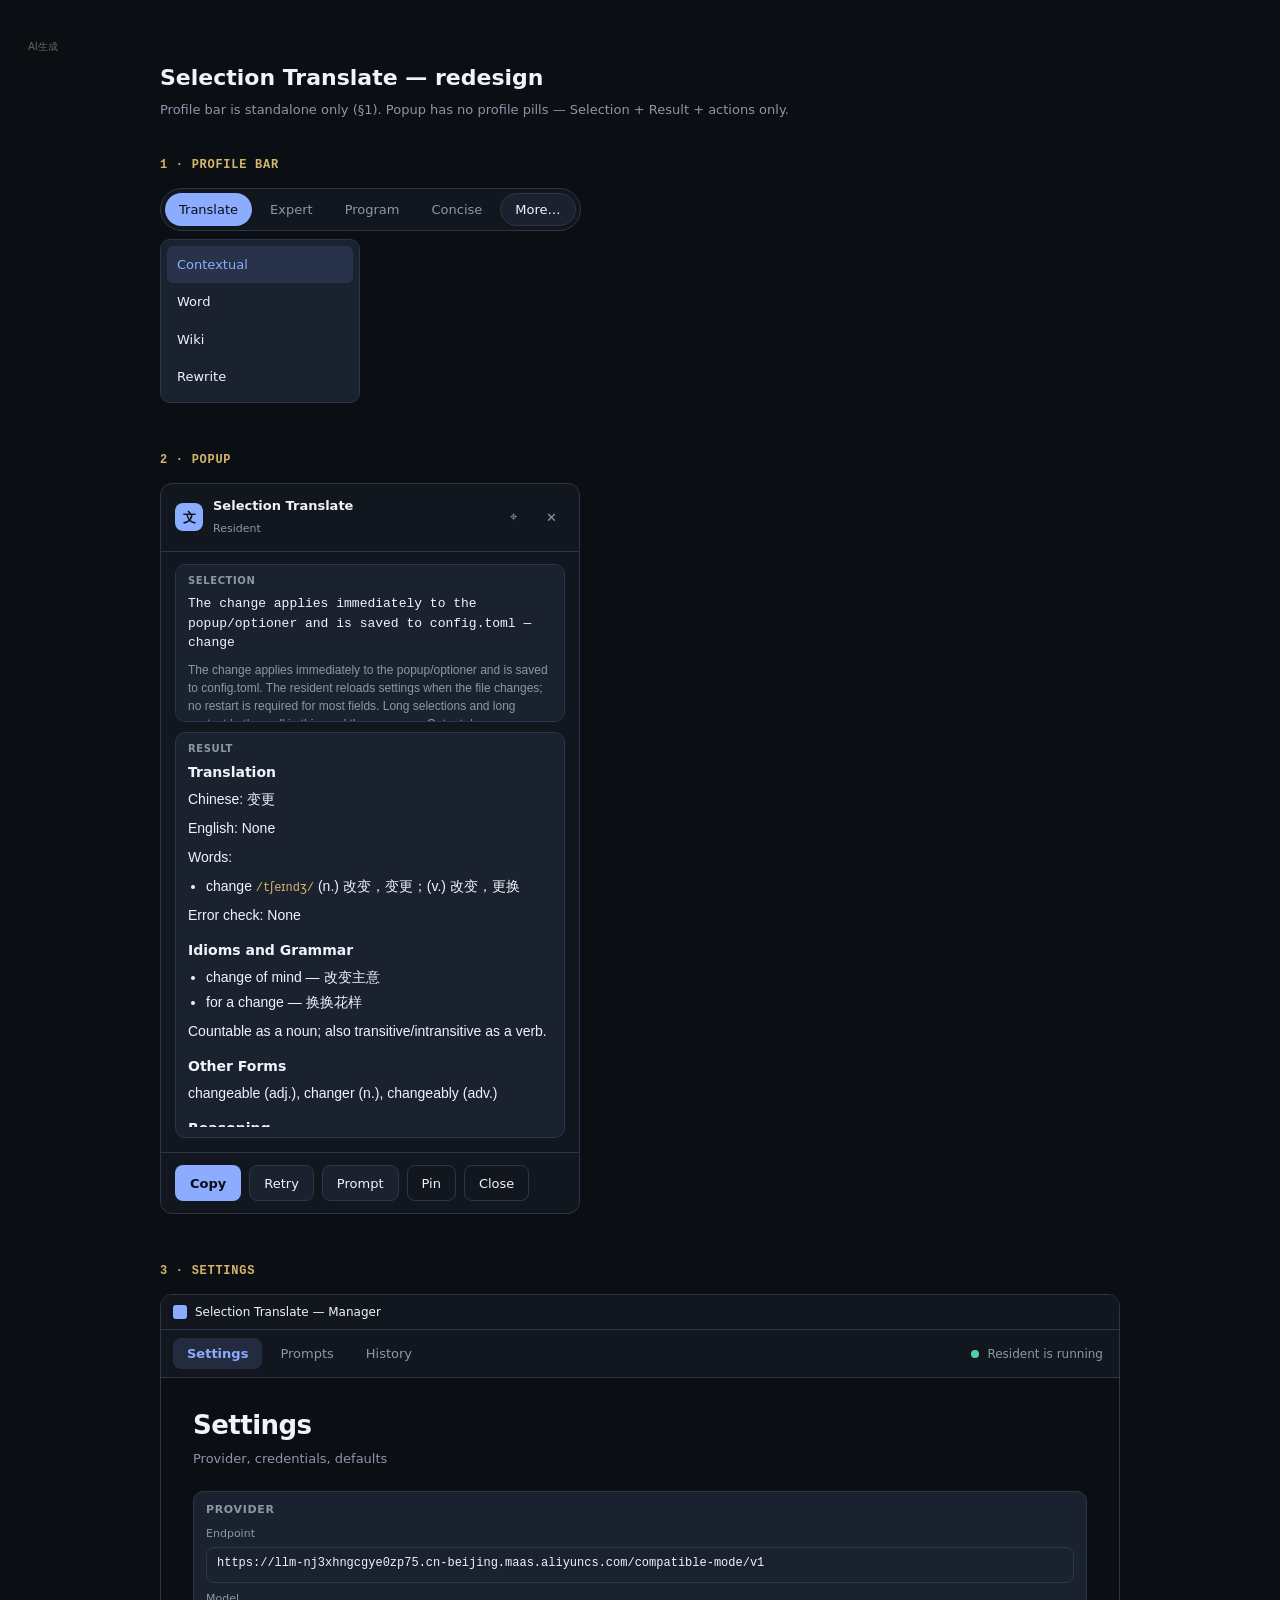
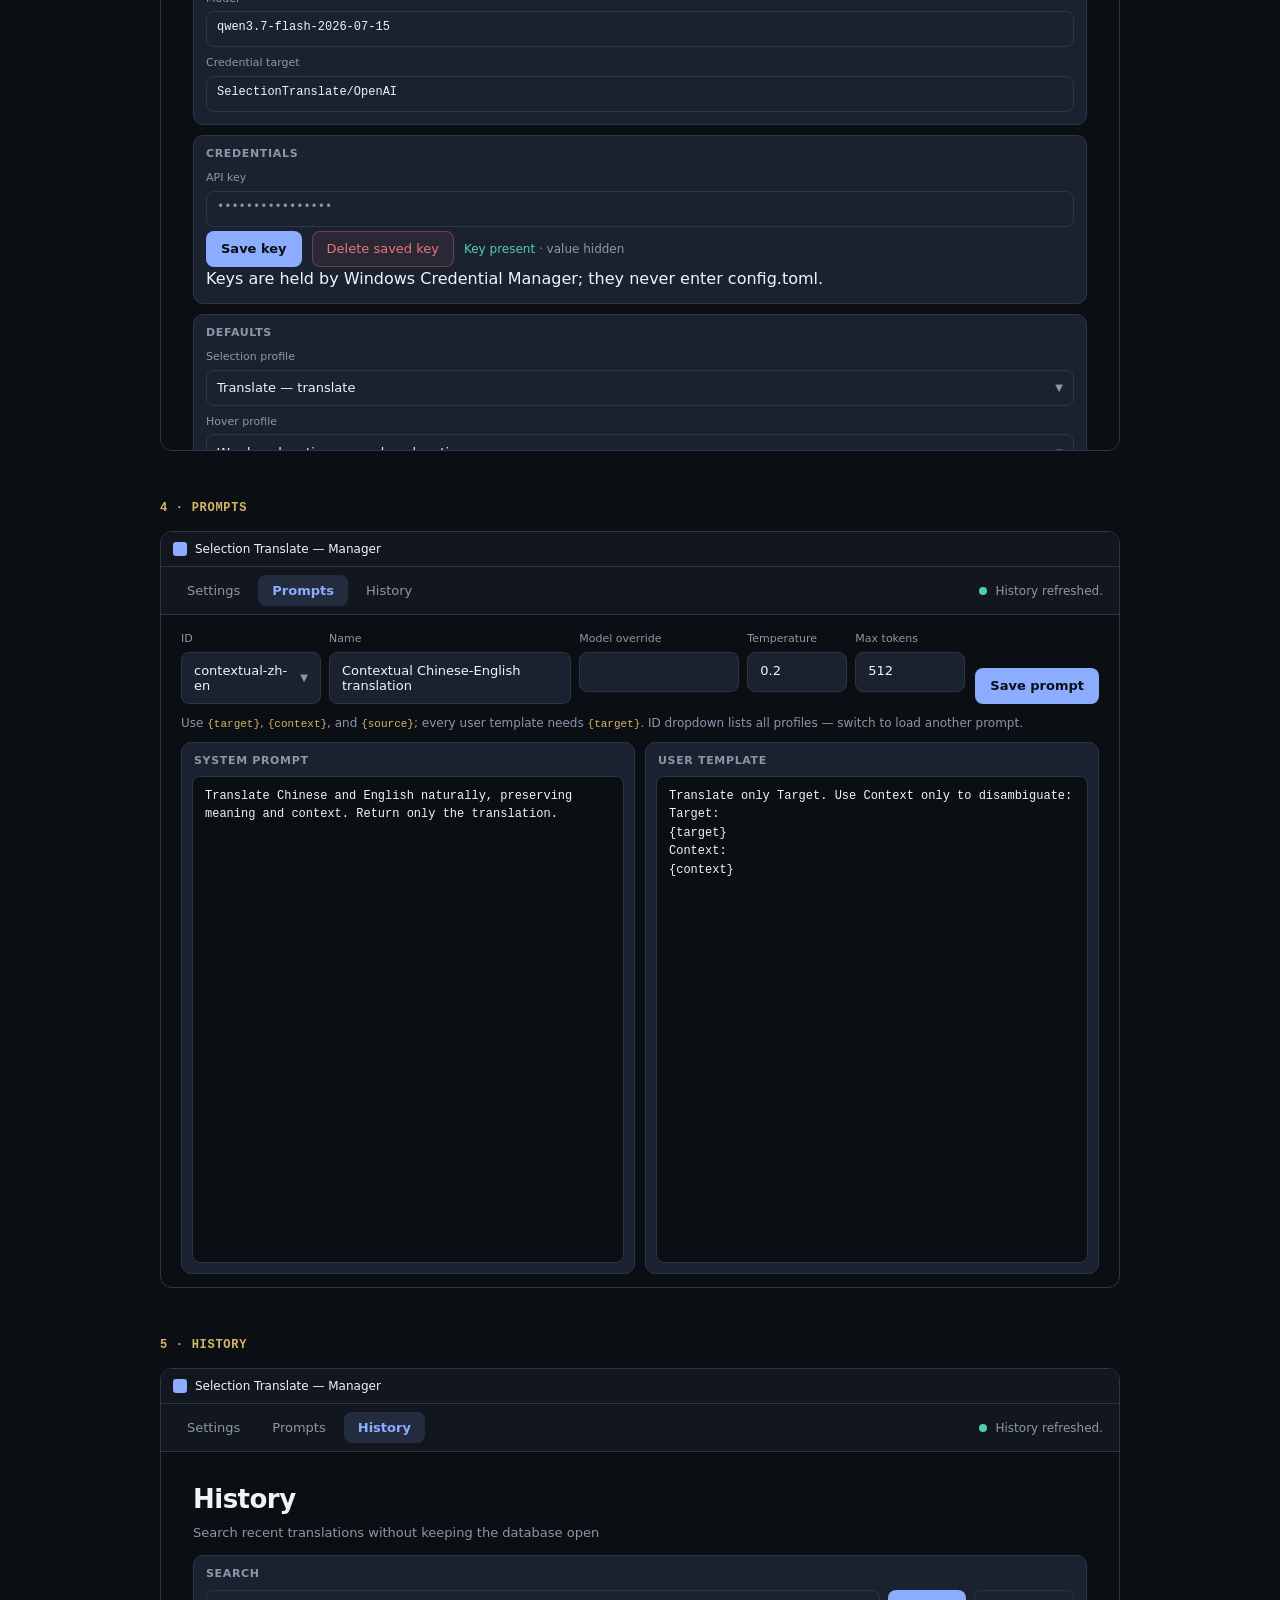
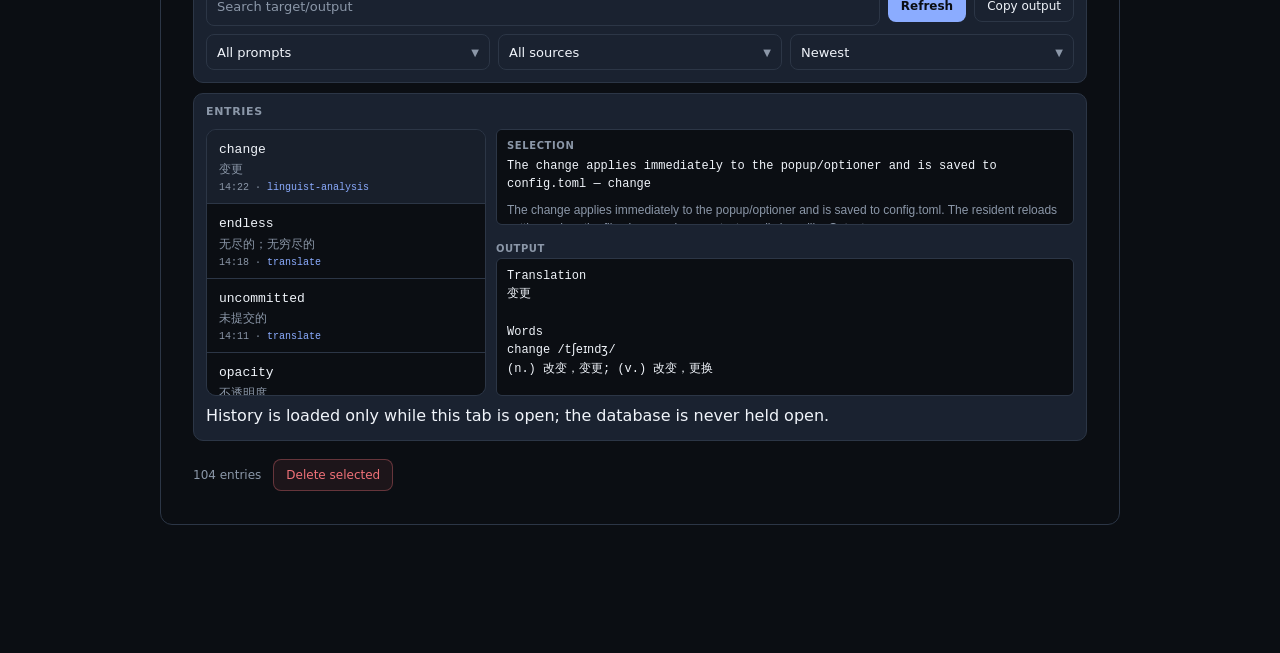
<file: selection-translate-redesign/index.html>
<!-- AI生成 -->
<!DOCTYPE html>
<html lang="en">
<head>
  <meta charset="UTF-8" />
  <meta name="viewport" content="width=device-width, initial-scale=1" />
  <title>Selection Translate — UI Redesign</title>
  <style>
    :root {
      --void: #0B0E13;
      --surface: #12171F;
      --raised: #1A2230;
      --lex: #1E2634;
      --line: #2C3646;
      --ink: #F0F4FA;
      --muted: #8B97A8;
      --accent: #8BACFF;
      --gold: #D4B56A;
      --ok: #4FD1A5;
      --err: #F07178;
      --font: "Segoe UI Variable Text", "Segoe UI", system-ui, sans-serif;
      --mono: "Cascadia Code", "Consolas", ui-monospace, monospace;
      --cjk: "Microsoft YaHei UI", "PingFang SC", "Segoe UI", sans-serif;
    }

    * { box-sizing: border-box; margin: 0; padding: 0; }

    /* One scrollbar for every scrollable area */
    * {
      scrollbar-width: thin;
      scrollbar-color: var(--line) transparent;
    }
    ::-webkit-scrollbar { width: 10px; height: 10px; }
    ::-webkit-scrollbar-track { background: transparent; }
    ::-webkit-scrollbar-thumb {
      background: var(--line);
      border-radius: 999px;
      border: 2px solid transparent;
      background-clip: padding-box;
    }

    body {
      font-family: var(--font);
      background: var(--void);
      color: var(--ink);
      line-height: 1.5;
      padding: 40px 28px 80px;
    }

    .doc-title {
      max-width: 960px;
      margin: 0 auto 36px;
    }
    .doc-title h1 {
      font-size: 22px;
      font-weight: 600;
      margin-bottom: 6px;
    }
    .doc-title p {
      font-size: 13px;
      color: var(--muted);
      max-width: 640px;
    }

    .screen {
      max-width: 960px;
      margin: 0 auto 48px;
    }
    .screen > h2 {
      font-family: var(--mono);
      font-size: 12px;
      color: var(--gold);
      letter-spacing: 0.06em;
      text-transform: uppercase;
      margin-bottom: 14px;
    }

    /* —— Shared controls (no card wrappers) —— */
    .rail {
      display: inline-flex;
      gap: 4px;
      background: var(--surface);
      border: 1px solid var(--line);
      border-radius: 999px;
      padding: 4px;
    }
    .pill {
      border: none;
      background: transparent;
      color: var(--muted);
      font: 500 13px var(--font);
      padding: 8px 14px;
      border-radius: 999px;
    }
    .pill.on { background: var(--accent); color: var(--void); }
    .pill.on.lex { background: var(--gold); color: #1a1408; }
    .pill.more {
      color: var(--ink);
      background: var(--raised);
      border: 1px solid var(--line);
    }

    .menu {
      margin-top: 8px;
      width: 176px;
      background: var(--raised);
      border: 1px solid var(--line);
      border-radius: 10px;
      padding: 6px;
    }
    .menu div {
      padding: 9px 10px;
      border-radius: 6px;
      font-size: 13px;
    }
    .menu div.hot {
      background: rgba(139, 172, 255, 0.12);
      color: var(--accent);
    }

    .btn {
      display: inline-flex;
      align-items: center;
      height: 36px;
      padding: 0 14px;
      border-radius: 8px;
      border: 1px solid var(--line);
      background: var(--raised);
      color: var(--ink);
      font: 500 13px var(--font);
    }
    .btn.primary {
      background: var(--accent);
      border-color: transparent;
      color: var(--void);
      font-weight: 600;
    }
    .btn.danger {
      color: var(--err);
      border-color: rgba(240, 113, 120, 0.35);
      background: rgba(240, 113, 120, 0.08);
    }
    .btn.ghost { background: transparent; }
    .btn.sm { height: 32px; padding: 0 12px; font-size: 12px; }

    .input {
      width: 100%;
      background: var(--raised);
      border: 1px solid var(--line);
      border-radius: 8px;
      color: var(--ink);
      font: 12px var(--mono);
      padding: 10px 12px;
      min-height: 40px;
    }
    .input.ui { font: 13px var(--font); }
    .input.muted { color: var(--muted); }
    .input.area {
      min-height: 96px;
      line-height: 1.55;
      white-space: pre-wrap;
      overflow: auto;
    }
    .input.area.tall { min-height: 148px; }
    .input.pair-row {
      display: flex;
      justify-content: space-between;
      align-items: center;
      font-family: var(--font);
    }

    .label {
      font-size: 13px;
      color: var(--muted);
    }

    /* Flat form rows — no cards */
    .row {
      display: grid;
      grid-template-columns: 140px 1fr;
      gap: 12px;
      align-items: center;
      margin-bottom: 12px;
    }
    .row.top { align-items: start; }
    .row.top .label { padding-top: 10px; }
    .pair { display: grid; grid-template-columns: 1fr 1fr; gap: 10px; }

    /* —— Popup (single) —— */
    .popup {
      width: 420px;
      max-width: 100%;
      background: var(--surface);
      border: 1px solid var(--line);
      border-radius: 12px;
      overflow: hidden;
    }
    .popup-top {
      display: flex;
      align-items: center;
      gap: 10px;
      padding: 12px 14px;
      border-bottom: 1px solid var(--line);
    }
    .mark {
      width: 28px;
      height: 28px;
      border-radius: 8px;
      background: var(--accent);
      color: var(--void);
      font-weight: 700;
      font-size: 13px;
      display: grid;
      place-items: center;
    }
    .popup-top strong { display: block; font-size: 13px; }
    .popup-top span { font-size: 11px; color: var(--muted); }
    .popup-top .grow { flex: 1; min-width: 0; }
    .icon {
      width: 28px;
      height: 28px;
      border: none;
      background: transparent;
      color: var(--muted);
      border-radius: 6px;
    }

    .popup-body .sel .cap { margin-bottom: 6px; }
    .popup-body {
      padding: 12px 14px 14px;
      display: flex;
      flex-direction: column;
      gap: 10px;
      max-height: min(78vh, 600px);
      overflow: hidden;
    }
    .popup-body .result {
      flex: 1 1 auto;
      min-height: 0;
      display: flex;
      flex-direction: column;
      border-radius: 10px;
    }
    .popup-body .result .md {
      flex: 1 1 auto;
      min-height: 0;
      max-height: none;
      overflow: auto;
    }
    .popup-foot {
      display: flex;
      gap: 8px;
      padding: 12px 14px;
      border-top: 1px solid var(--line);
    }

    /* Selection — same card language as History Output (.box.out) */
    .sel {
      background: var(--void);
      border: 1px solid var(--line);
      border-radius: 6px;
      padding: 8px 10px;
      flex-shrink: 0;
      min-height: 0;
      overflow: auto;
    }
    .sel .cap {
      font-size: 10px;
      letter-spacing: 0.06em;
      text-transform: uppercase;
      color: var(--muted);
      font-weight: 600;
      margin-bottom: 4px;
    }
    .sel .target {
      font-family: var(--mono);
      font-size: 12px;
      line-height: 1.5;
      color: var(--ink);
      white-space: pre-wrap;
      word-break: break-word;
    }
    .sel .ctx {
      font: 12px/1.5 var(--cjk);
      color: var(--muted);
      margin-top: 8px;
      white-space: pre-wrap;
      word-break: break-word;
    }

    /* Popup Selection — aligned peer of Result card */
    .popup-body .sel {
      background: var(--raised);
      border: 1px solid var(--line);
      border-radius: 10px;
      padding: 8px 12px 10px;
      max-height: 30%;
      flex: 0 1 auto;
      overflow: auto;
    }
    .popup-body .sel .cap {
      font-size: 10px;
      letter-spacing: 0.06em;
      text-transform: uppercase;
      color: var(--muted);
      font-weight: 600;
      margin-bottom: 6px;
    }
    .popup-body .sel .target {
      font-family: var(--mono);
      font-size: 13px;
      line-height: 1.5;
      color: var(--ink);
      white-space: pre-wrap;
      word-break: break-word;
    }
    .popup-body .sel .ctx {
      font: 12px/1.5 var(--cjk);
      color: var(--muted);
      margin-top: 8px;
      white-space: pre-wrap;
      word-break: break-word;
    }

    /* Result — markdown body; Selection uses the same chrome in popup */
    .result {
      border: 1px solid var(--line);
      border-radius: 10px;
      background: var(--raised);
      padding: 8px 12px 10px;
    }
    .result-label {
      font-size: 10px;
      letter-spacing: 0.06em;
      text-transform: uppercase;
      color: var(--muted);
      font-weight: 600;
      margin-bottom: 6px;
      flex-shrink: 0;
    }
    .md {
      max-height: 280px;
      overflow: auto;
      font-size: 14px;
      line-height: 1.5;
      color: var(--ink);
    }
    .md h2 {
      font-size: 14px;
      font-weight: 600;
      margin: 14px 0 6px;
      color: var(--ink);
    }
    .md h2:first-child { margin-top: 0; }
    .md p {
      margin: 0 0 8px;
      font-family: var(--cjk);
    }
    .md p:last-child { margin-bottom: 0; }
    .md ul {
      margin: 0 0 8px;
      padding-left: 18px;
    }
    .md li {
      margin-bottom: 4px;
      font-family: var(--cjk);
    }
    .md code {
      font-family: var(--mono);
      font-size: 12px;
      color: var(--gold);
    }

    /* —— Manager window (own border; horizontal tabs) —— */
    .shell {
      border: 1px solid var(--line);
      border-radius: 12px;
      overflow: hidden;
      background: var(--void);
    }
    .shell-title {
      display: flex;
      align-items: center;
      gap: 8px;
      padding: 8px 12px;
      background: var(--surface);
      border-bottom: 1px solid var(--line);
      font-size: 12px;
      color: var(--ink);
    }
    .shell-title i {
      width: 14px;
      height: 14px;
      border-radius: 3px;
      background: var(--accent);
      display: block;
      flex-shrink: 0;
    }
    .shell-body {
      display: block;
      min-height: 520px;
      height: 720px;
    }
    /* Horizontal tab bar */
    .tabs {
      display: flex;
      align-items: center;
      gap: 4px;
      padding: 8px 12px;
      background: var(--surface);
      border-bottom: 1px solid var(--line);
    }
    .tabs button {
      border: none;
      background: transparent;
      color: var(--muted);
      font: 500 13px var(--font);
      padding: 8px 14px;
      border-radius: 8px;
    }
    .tabs button.on {
      background: rgba(139, 172, 255, 0.14);
      color: var(--accent);
      font-weight: 600;
    }
    .tabs .live {
      margin-left: auto;
      font-size: 12px;
      color: var(--muted);
      display: flex;
      align-items: center;
      gap: 8px;
      padding-right: 4px;
    }
    .tabs .live i {
      width: 8px;
      height: 8px;
      border-radius: 50%;
      background: var(--ok);
      display: block;
    }
    .shell-body > .page {
      height: calc(100% - 45px);
      min-height: 0;
      overflow: hidden;
    }
    .shell-body > .page:not(.fill):not(.hist-page):not(.prompts-page) {
      overflow: auto;
    }
    .nav {
      border-right: 1px solid var(--line);
      padding: 20px 12px;
      background: var(--surface);
    }
    .nav .brand {
      font-size: 11px;
      letter-spacing: 0.08em;
      text-transform: uppercase;
      color: var(--muted);
      font-weight: 600;
      padding: 4px 10px 16px;
    }
    .nav button {
      display: block;
      width: 100%;
      text-align: left;
      border: none;
      background: transparent;
      color: var(--muted);
      font: 13px var(--font);
      padding: 10px 12px;
      border-radius: 8px;
      margin-bottom: 2px;
    }
    .nav button.on {
      background: rgba(139, 172, 255, 0.14);
      color: var(--accent);
      font-weight: 600;
    }
    .nav .live {
      margin-top: 28px;
      padding: 0 10px;
      font-size: 12px;
      color: var(--muted);
      display: flex;
      align-items: center;
      gap: 8px;
    }
    .nav .live i {
      width: 8px;
      height: 8px;
      border-radius: 50%;
      background: var(--ok);
      display: block;
    }

    .page { padding: 28px 32px 36px; }
    .page h2 {
      font-size: 26px;
      font-weight: 600;
      letter-spacing: -0.02em;
    }
    .page .sub {
      font-size: 13px;
      color: var(--muted);
      margin: 4px 0 22px;
    }

    /* Manager field groups — same visual language as popup areas */
    .mfield {
      border: 1px solid var(--line);
      border-radius: 10px;
      background: var(--raised);
      padding: 10px 12px 12px;
      margin-bottom: 10px;
    }
    .mfield > .cap {
      font-size: 11px;
      letter-spacing: 0.06em;
      text-transform: uppercase;
      color: var(--muted);
      font-weight: 600;
      margin-bottom: 8px;
    }
    .mfield .stack { display: flex; flex-direction: column; gap: 8px; }
    .mfield .label {
      font-size: 11px;
      color: var(--muted);
      margin-bottom: 4px;
      display: block;
    }
    .mfield .pair { display: grid; grid-template-columns: 1fr 1fr; gap: 8px; }
    .mfield .pair label { display: block; }
    .mfield .input {
      min-height: 36px;
      padding: 8px 10px;
    }
    /* Space is allocated to editors / Output — not fixed padding */
    .page.fill,
    .hist-page {
      display: flex;
      flex-direction: column;
      height: 100%;
      min-height: 0;
    }
    .page.fill > .sub,
    .hist-page > .sub { flex-shrink: 0; margin-bottom: 12px; }
    .mfield.shrink { flex-shrink: 0; }
    .mfield.grow {
      flex: 1 1 auto;
      min-height: 0;
      display: flex;
      flex-direction: column;
    }
    .page.fill > .actions,
    .hist-page > .row-actions {
      flex-shrink: 0;
      margin-top: auto;
      padding-top: 8px;
    }

    /* Prompts: Instructions take remaining height; two editors share it */
    .instr-grid {
      flex: 1 1 auto;
      min-height: 0;
      display: grid;
      grid-template-columns: 1fr 1fr;
      gap: 10px;
    }
    .instr-grid .col {
      display: flex;
      flex-direction: column;
      min-height: 0;
    }
    .instr-grid .col .label { flex-shrink: 0; }
    .instr-grid .col .input.area {
      flex: 1 1 auto;
      min-height: 0;
      height: 100%;
    }

    /* Prompts page — meta on top, editors fill below */
    .prompts-page {
      display: flex;
      flex-direction: column;
      height: 100%;
      min-height: 0;
      gap: 10px;
      padding: 16px 20px 16px;
    }
    .prompts-page > .prompt-bottom {
      flex-shrink: 0;
      order: 0;
    }
    .prompts-page > .prompt-editors {
      flex: 1 1 auto;
      min-height: 0;
      order: 1;
    }
    .prompt-editors .ed {
      display: flex;
      flex-direction: column;
      min-height: 0;
      border: 1px solid var(--line);
      border-radius: 10px;
      background: var(--raised);
      overflow: hidden;
    }
    .prompt-editors .ed > label {
      flex-shrink: 0;
      font-size: 11px;
      letter-spacing: 0.06em;
      text-transform: uppercase;
      font-weight: 600;
      color: var(--muted);
      padding: 10px 12px 6px;
    }
    .prompt-editors .ed > .body {
      flex: 1 1 auto;
      min-height: 0;
      margin: 0 10px 10px;
      border: 1px solid var(--line);
      border-radius: 8px;
      background: var(--void);
      color: var(--ink);
      font: 12px/1.55 var(--mono);
      padding: 10px 12px;
      overflow: auto;
      white-space: pre-wrap;
    }

    /* Prompt editors — bottom of page, share remaining height */
    .prompt-editors {
      display: grid;
      grid-template-columns: 1fr 1fr;
      gap: 10px;
    }

    /* Meta row — top of prompts page */
    .prompt-bottom {
      flex-shrink: 0;
      display: flex;
      flex-wrap: wrap;
      align-items: end;
      gap: 10px;
    }
    .prompt-bottom .meta {
      display: grid;
      grid-template-columns: 140px minmax(160px, 1fr) minmax(120px, 160px) 100px 110px;
      gap: 8px;
      flex: 1 1 480px;
    }
    .prompt-bottom .meta label {
      display: block;
      font-size: 11px;
      color: var(--muted);
      margin-bottom: 4px;
    }
    .prompt-bottom .hint {
      flex: 1 1 100%;
      font-size: 12px;
      color: var(--muted);
    }
    .prompt-bottom .hint code {
      font-family: var(--mono);
      color: var(--gold);
      font-size: 11px;
    }

    .mfield.grow > .hint { flex-shrink: 0; margin-top: 8px; }
    .mfield.grow > .cap { flex-shrink: 0; }

    .ctx-mark {
      flex-shrink: 0;
      font: 10px var(--mono);
      letter-spacing: 0.04em;
      text-transform: uppercase;
      color: var(--accent);
      background: rgba(139, 172, 255, 0.12);
      border: 1px solid rgba(139, 172, 255, 0.25);
      border-radius: 4px;
      padding: 1px 5px;
      margin-top: 1px;
    }

    .note {
      font-size: 12px;
      color: var(--muted);
    }
    .note code {
      font-family: var(--mono);
      color: var(--gold);
      font-size: 11px;
    }

    .actions {
      display: flex;
      flex-wrap: wrap;
      gap: 10px;
      align-items: center;
      margin-top: 4px;
    }

    /* History chrome */
    .hist-bar {
      display: grid;
      grid-template-columns: 1fr auto auto;
      gap: 8px;
    }
    .hist-filters {
      display: grid;
      grid-template-columns: 1fr 1fr 1fr;
      gap: 8px;
      margin-top: 8px;
    }
    .hist-split {
      flex: 1 1 auto;
      min-height: 0;
      display: grid;
      grid-template-columns: 280px 1fr;
      gap: 10px;
    }
    .hist-list {
      border: 1px solid var(--line);
      border-radius: 10px;
      background: var(--void);
      overflow: auto;
      min-height: 0;
      height: 100%;
    }
    .hist-item {
      padding: 10px 12px;
      border-bottom: 1px solid var(--line);
    }
    .hist-item:last-child { border-bottom: none; }
    .hist-item.on { background: rgba(139, 172, 255, 0.1); }
    .hist-item .t { font-family: var(--mono); font-size: 13px; }
    .hist-item .p {
      font: 12px var(--cjk);
      color: var(--muted);
      margin-top: 2px;
    }
    .hist-item .m {
      font: 10px var(--mono);
      color: var(--muted);
      margin-top: 4px;
    }
    .hist-item .m b { color: var(--accent); font-weight: 500; }

    .hist-detail {
      display: flex;
      flex-direction: column;
      min-height: 0;
      gap: 8px;
    }
    .hist-detail label {
      display: block;
      font-size: 10px;
      letter-spacing: 0.05em;
      text-transform: uppercase;
      color: var(--muted);
      font-weight: 600;
      margin-bottom: 2px;
    }
    /* Selection card shares Output card chrome */
    .hist-detail .sel {
      flex: 0 0 auto;
      max-height: 36%;
    }
    .hist-detail .box.out {
      height: auto;
      min-height: 0;
      max-height: none;
      white-space: pre-wrap;
      word-break: break-word;
      background: var(--void);
      border: 1px solid var(--line);
      border-radius: 6px;
      font-family: var(--mono);
      font-size: 12px;
      color: var(--ink);
      line-height: 1.55;
      padding: 8px 10px;
      flex: 1 1 auto;
      overflow: auto;
    }

    .row-actions {
      display: flex;
      align-items: center;
      gap: 12px;
      flex-wrap: wrap;
    }

    .pager {
      display: flex;
      align-items: center;
      gap: 8px;
      flex-wrap: wrap;
    }
    .pager .count {
      font: 12px var(--mono);
      color: var(--muted);
      margin-right: 4px;
    }

    @media (max-width: 800px) {
      .shell-body { grid-template-columns: 1fr; }
      .nav { border-right: none; border-bottom: 1px solid var(--line); }
      .pair, .instr-grid,
      .prompt-editors,
      .prompt-bottom .meta,
      .hist-bar, .hist-filters, .hist-split, .hist-detail .meta-row {
        grid-template-columns: 1fr;
      }
      .shell-body { height: auto; min-height: 0; }
      .shell-body > .page,
      .shell-body > .page.fill,
      .shell-body > .page.hist-page,
      .shell-body > .page.prompts-page {
        height: auto;
        max-height: none;
      }
      .prompt-editors .ed > .body { min-height: 180px; }
      .tabs { flex-wrap: wrap; }
      .popup { width: 100%; }
    }
  </style>
</head>
<body>
<p data-aigc-mark="1" style="margin:0 0 8px;font-size:10px;line-height:1.3;color:#6b6560;font-weight:400;">AI生成</p>


  <div class="doc-title">
    <h1>Selection Translate — redesign</h1>
    <p>Profile bar is standalone only (§1). Popup has no profile pills — Selection + Result + actions only.</p>
  </div>

  <!-- 1. Profile bar -->
  <section class="screen">
    <h2>1 · Profile bar</h2>
    <div class="rail">
      <button class="pill on" type="button">Translate</button>
      <button class="pill" type="button">Expert</button>
      <button class="pill" type="button">Program</button>
      <button class="pill" type="button">Concise</button>
      <button class="pill more" type="button">More…</button>
    </div>
    <div class="menu" style="width:200px">
      <div class="hot">Contextual</div>
      <div>Word</div>
      <div>Wiki</div>
      <div>Rewrite</div>
    </div>
  </section>

  <!-- 2. Popup — only one -->
  <section class="screen">
    <h2>2 · Popup</h2>
    <div class="popup">
      <div class="popup-top">
        <div class="mark">文</div>
        <div class="grow">
          <strong>Selection Translate</strong>
          <span>Resident</span>
        </div>
        <button class="icon" type="button">⌖</button>
        <button class="icon" type="button">✕</button>
      </div>
      <!-- No profile bar in the popup — profile lives in the standalone bar (§1) only -->
      <div class="popup-body">
        <!-- Integrated Selection: Target + Context in one area -->
        <div class="sel">
          <div class="cap">Selection</div>
          <div class="target">The change applies immediately to the popup/optioner and is saved to config.toml — change</div>
          <div class="ctx">The change applies immediately to the popup/optioner and is saved to config.toml. The resident reloads settings when the file changes; no restart is required for most fields. Long selections and long context both scroll in this card the same way Output does.</div>
        </div>
        <!-- Result as markdown -->
        <div class="result">
          <div class="result-label">Result</div>
          <div class="md">
            <h2>Translation</h2>
            <p>Chinese: 变更</p>
            <p>English: None</p>
            <p>Words:</p>
            <ul>
              <li>change <code>/tʃeɪndʒ/</code> (n.) 改变，变更；(v.) 改变，更换</li>
            </ul>
            <p>Error check: None</p>
            <h2>Idioms and Grammar</h2>
            <ul>
              <li>change of mind — 改变主意</li>
              <li>for a change — 换换花样</li>
            </ul>
            <p>Countable as a noun; also transitive/intransitive as a verb.</p>
            <h2>Other Forms</h2>
            <p>changeable (adj.), changer (n.), changeably (adv.)</p>
            <h2>Reasoning</h2>
            <p>Context treats <code>change</code> as a config mutation, so 变更 is more precise than 改变.</p>
          </div>
        </div>
      </div>
      <div class="popup-foot">
        <button class="btn primary" type="button">Copy</button>
        <button class="btn" type="button">Retry</button>
        <button class="btn" type="button">Prompt</button>
        <button class="btn ghost" type="button">Pin</button>
        <button class="btn ghost" type="button">Close</button>
      </div>
    </div>
  </section>

  <!-- 3. Settings -->
  <section class="screen">
    <h2>3 · Settings</h2>
    <div class="shell">
      <div class="shell-title"><i></i> Selection Translate — Manager</div>
      <div class="shell-body">
      <div class="tabs">
        <button class="on" type="button">Settings</button>
        <button type="button">Prompts</button>
        <button type="button">History</button>
        <div class="live"><i></i> Resident is running</div>
      </div>
      <div class="page">
        <h2>Settings</h2>
        <div class="sub">Provider, credentials, defaults</div>

        <div class="mfield">
          <div class="cap">Provider</div>
          <div class="stack">
            <div>
              <span class="label">Endpoint</span>
              <div class="input">https://llm-nj3xhngcgye0zp75.cn-beijing.maas.aliyuncs.com/compatible-mode/v1</div>
            </div>
            <div>
              <span class="label">Model</span>
              <div class="input">qwen3.7-flash-2026-07-15</div>
            </div>
            <div>
              <span class="label">Credential target</span>
              <div class="input">SelectionTranslate/OpenAI</div>
            </div>
          </div>
        </div>

        <div class="mfield">
          <div class="cap">Credentials</div>
          <div class="stack">
            <div>
              <span class="label">API key</span>
              <div class="input muted">••••••••••••••••</div>
            </div>
          </div>
          <div class="actions">
            <button class="btn primary" type="button">Save key</button>
            <button class="btn danger" type="button">Delete saved key</button>
            <span class="note"><strong style="color:var(--ok);font-weight:500">Key present</strong> · value hidden</span>
          </div>
          <div class="hint">Keys are held by Windows Credential Manager; they never enter config.toml.</div>
        </div>

        <div class="mfield">
          <div class="cap">Defaults</div>
          <div class="stack">
            <div>
              <span class="label">Selection profile</span>
              <div class="input ui pair-row">Translate — translate <span style="color:var(--muted);font-size:10px">▼</span></div>
            </div>
            <div>
              <span class="label">Hover profile</span>
              <div class="input ui pair-row">Word explanation — word-explanation <span style="color:var(--muted);font-size:10px">▼</span></div>
            </div>
          </div>
        </div>

        <div class="actions">
          <button class="btn primary" type="button">Save settings</button>
        </div>
      </div>
      </div>
    </div>
  </section>

  <!-- 4. Prompts — fields only -->
  <section class="screen">
    <h2>4 · Prompts</h2>
    <div class="shell">
      <div class="shell-title"><i></i> Selection Translate — Manager</div>
      <div class="shell-body">
      <div class="tabs">
        <button type="button">Settings</button>
        <button class="on" type="button">Prompts</button>
        <button type="button">History</button>
        <div class="live"><i></i> History refreshed.</div>
      </div>
      <div class="page prompts-page">
        <!-- Top: ID dropdown + fields + Save -->
        <div class="prompt-bottom">
          <div class="meta">
            <div>
              <label>ID</label>
              <div class="input ui pair-row">contextual-zh-en <span style="color:var(--muted);font-size:10px">▼</span></div>
            </div>
            <div>
              <label>Name</label>
              <div class="input ui">Contextual Chinese-English translation</div>
            </div>
            <div>
              <label>Model override</label>
              <div class="input ui muted"></div>
            </div>
            <div>
              <label>Temperature</label>
              <div class="input ui">0.2</div>
            </div>
            <div>
              <label>Max tokens</label>
              <div class="input ui">512</div>
            </div>
          </div>
          <button class="btn primary" type="button">Save prompt</button>
          <div class="hint">
            Use <code>{target}</code>, <code>{context}</code>, and <code>{source}</code>; every user template needs <code>{target}</code>.
            ID dropdown lists all profiles — switch to load another prompt.
          </div>
        </div>

        <!-- Bottom: editors take remaining height -->
        <div class="prompt-editors">
          <div class="ed">
            <label>System prompt</label>
            <div class="body">Translate Chinese and English naturally, preserving meaning and context. Return only the translation.</div>
          </div>
          <div class="ed">
            <label>User template</label>
            <div class="body">Translate only Target. Use Context only to disambiguate:
Target:
{target}
Context:
{context}</div>
          </div>
        </div>
      </div>
      </div>
    </div>
  </section>

  <!-- 5. History — fields only -->
  <section class="screen">
    <h2>5 · History</h2>
    <div class="shell">
      <div class="shell-title"><i></i> Selection Translate — Manager</div>
      <div class="shell-body">
      <div class="tabs">
        <button type="button">Settings</button>
        <button type="button">Prompts</button>
        <button class="on" type="button">History</button>
        <div class="live"><i></i> History refreshed.</div>
      </div>
      <div class="page hist-page">
        <h2>History</h2>
        <div class="sub">Search recent translations without keeping the database open</div>

        <div class="mfield shrink">
          <div class="cap">Search</div>
          <div class="hist-bar" style="margin-bottom:0">
            <div class="input ui muted">Search target/output</div>
            <button class="btn primary sm" type="button">Refresh</button>
            <button class="btn sm" type="button">Copy output</button>
          </div>
          <div class="hist-filters" style="margin-top:8px">
            <div class="input ui pair-row">All prompts <span style="color:var(--muted);font-size:10px">▼</span></div>
            <div class="input ui pair-row">All sources <span style="color:var(--muted);font-size:10px">▼</span></div>
            <div class="input ui pair-row">Newest <span style="color:var(--muted);font-size:10px">▼</span></div>
          </div>
        </div>

        <!-- Entries: list left, Output owns the rest of the height -->
        <div class="mfield grow">
          <div class="cap">Entries</div>
          <div class="hist-split">
            <div class="hist-list">
              <div class="hist-item on">
                <div class="t">change</div>
                <div class="p">变更</div>
                <div class="m">14:22 · <b>linguist-analysis</b></div>
              </div>
              <div class="hist-item">
                <div class="t">endless</div>
                <div class="p">无尽的；无穷尽的</div>
                <div class="m">14:18 · <b>translate</b></div>
              </div>
              <div class="hist-item">
                <div class="t">uncommitted</div>
                <div class="p">未提交的</div>
                <div class="m">14:11 · <b>translate</b></div>
              </div>
              <div class="hist-item">
                <div class="t">opacity</div>
                <div class="p">不透明度</div>
                <div class="m">13:54 · <b>word-explanation</b></div>
              </div>
              <div class="hist-item">
                <div class="t">mockup</div>
                <div class="p">原型图 / 模型图</div>
                <div class="m">13:22 · <b>translate</b></div>
              </div>
              <div class="hist-item">
                <div class="t">Mirage</div>
                <div class="p">海市蜃楼；幻影</div>
                <div class="m">13:05 · <b>linguist-analysis</b></div>
              </div>
            </div>

            <div class="hist-detail">
              <div class="sel" style="margin-bottom:8px">
                <div class="cap">Selection</div>
                <div class="target">The change applies immediately to the popup/optioner and is saved to config.toml — change</div>
                <div class="ctx">The change applies immediately to the popup/optioner and is saved to config.toml. The resident reloads settings when the file changes; long context scrolls here like Output.</div>
              </div>
              <div class="out-wrap" style="flex:1 1 auto;min-height:0;display:flex;flex-direction:column">
                <label>Output</label>
                <div class="box out">Translation
变更

Words
change /tʃeɪndʒ/
(n.) 改变，变更; (v.) 改变，更换

Idioms and Grammar
change of mind · for a change

Error check
None</div>
              </div>
            </div>
          </div>
          <div class="hint">History is loaded only while this tab is open; the database is never held open.</div>
        </div>

        <div class="row-actions">
          <span class="note">104 entries</span>
          <button class="btn danger sm" type="button">Delete selected</button>
        </div>
      </div>
      </div>
    </div>
  </section>

</body>
</html>
</file>
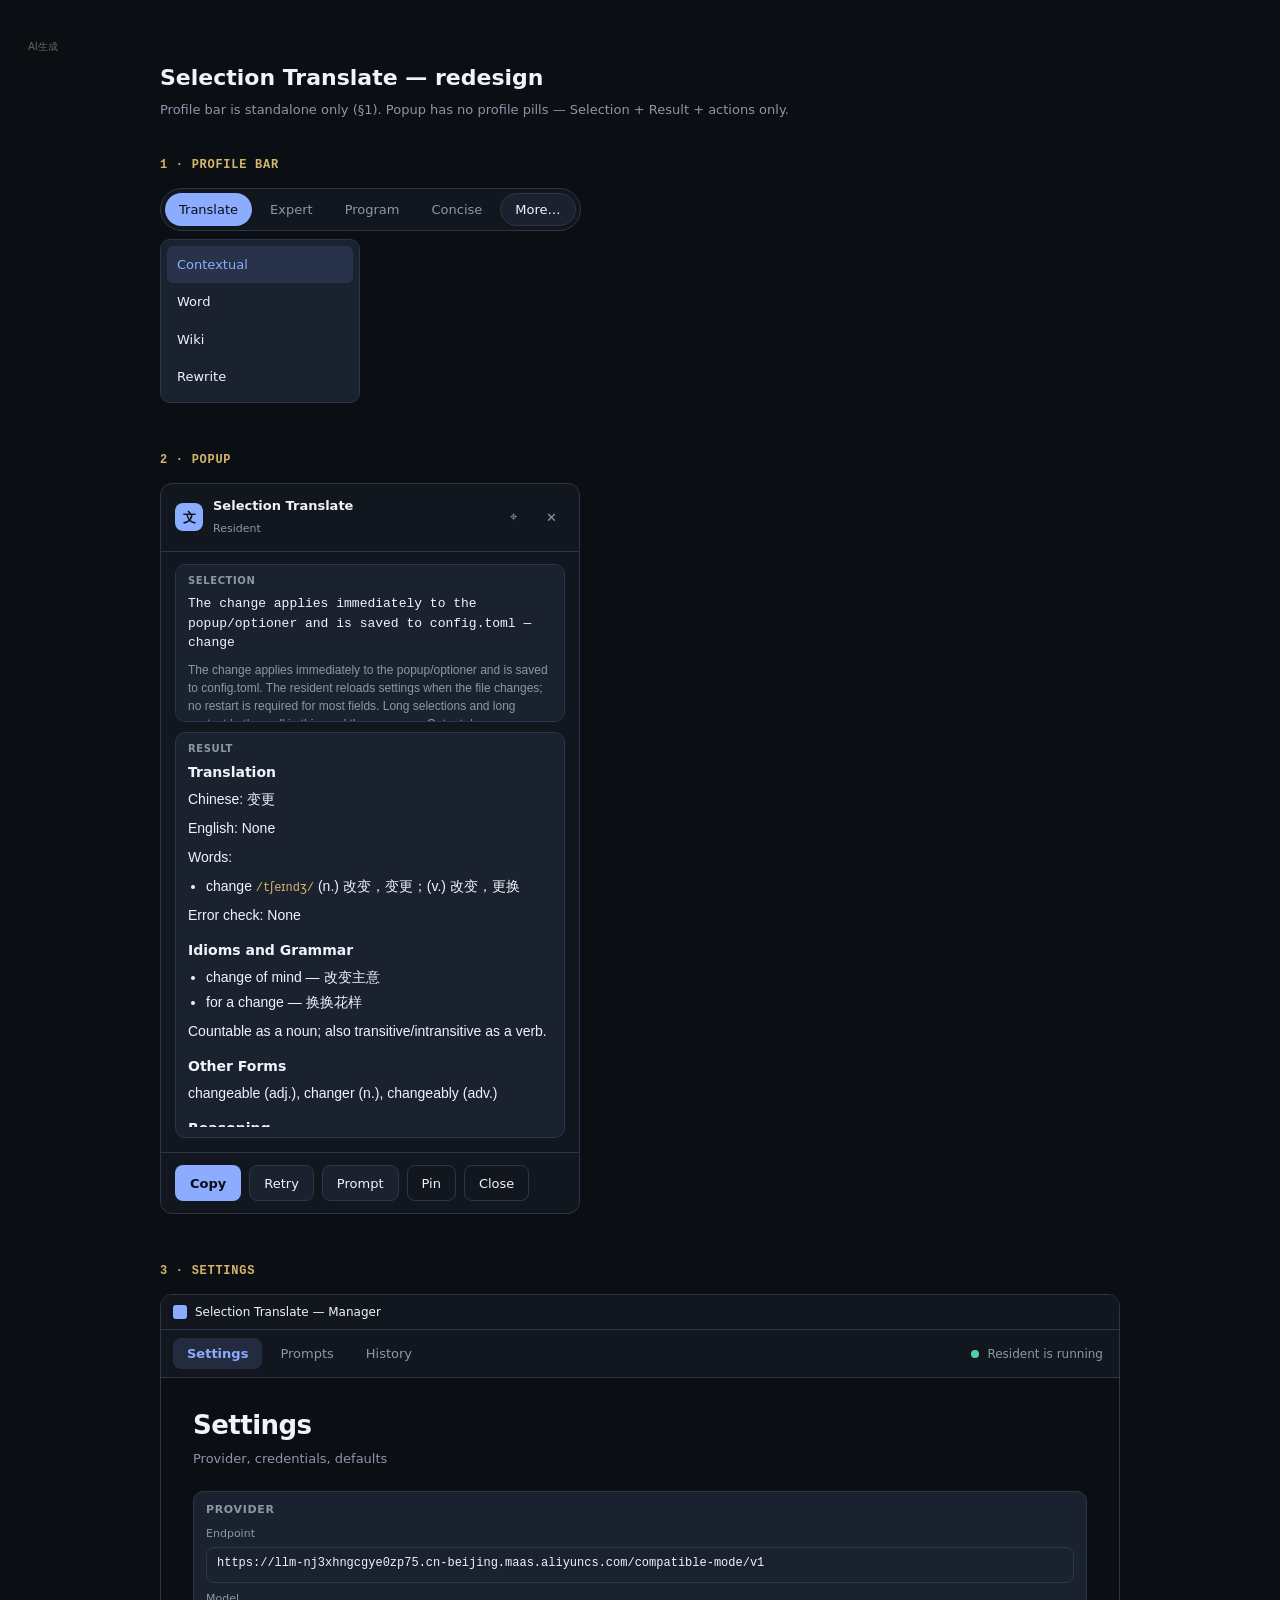
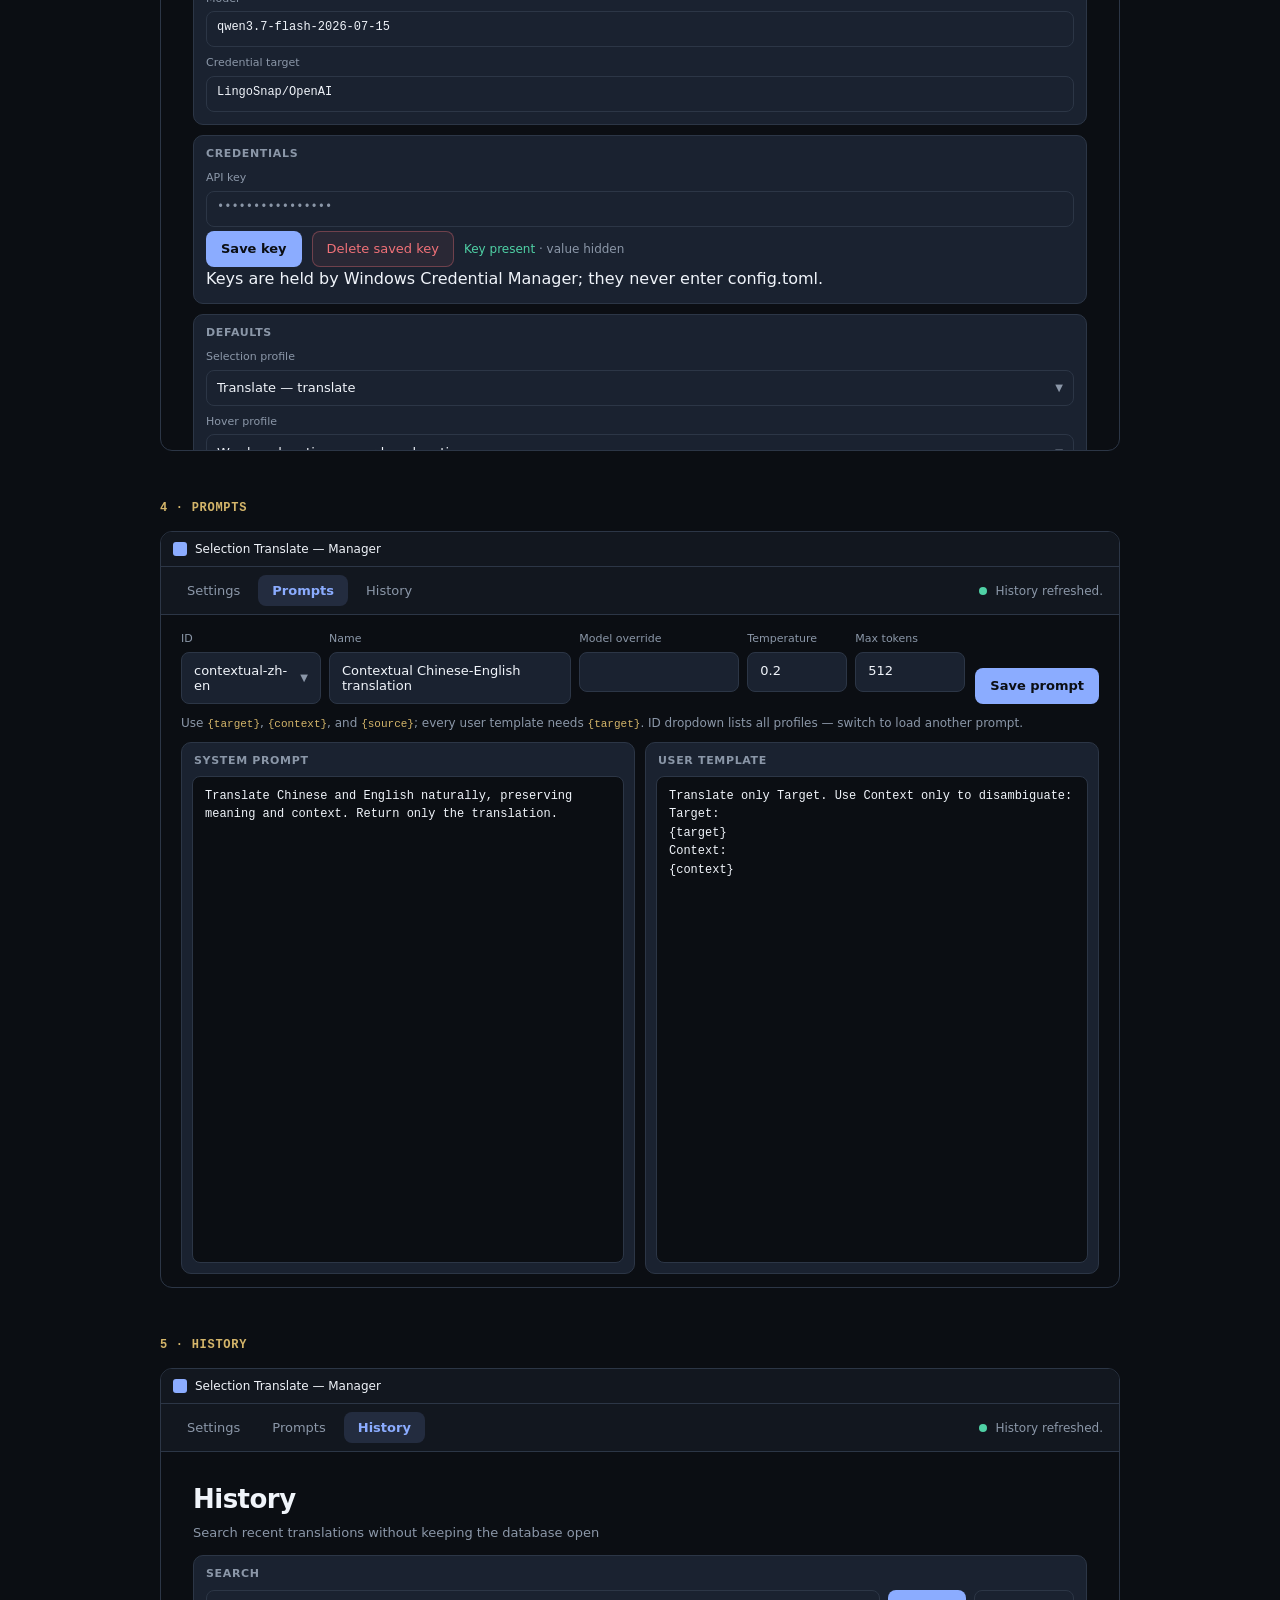
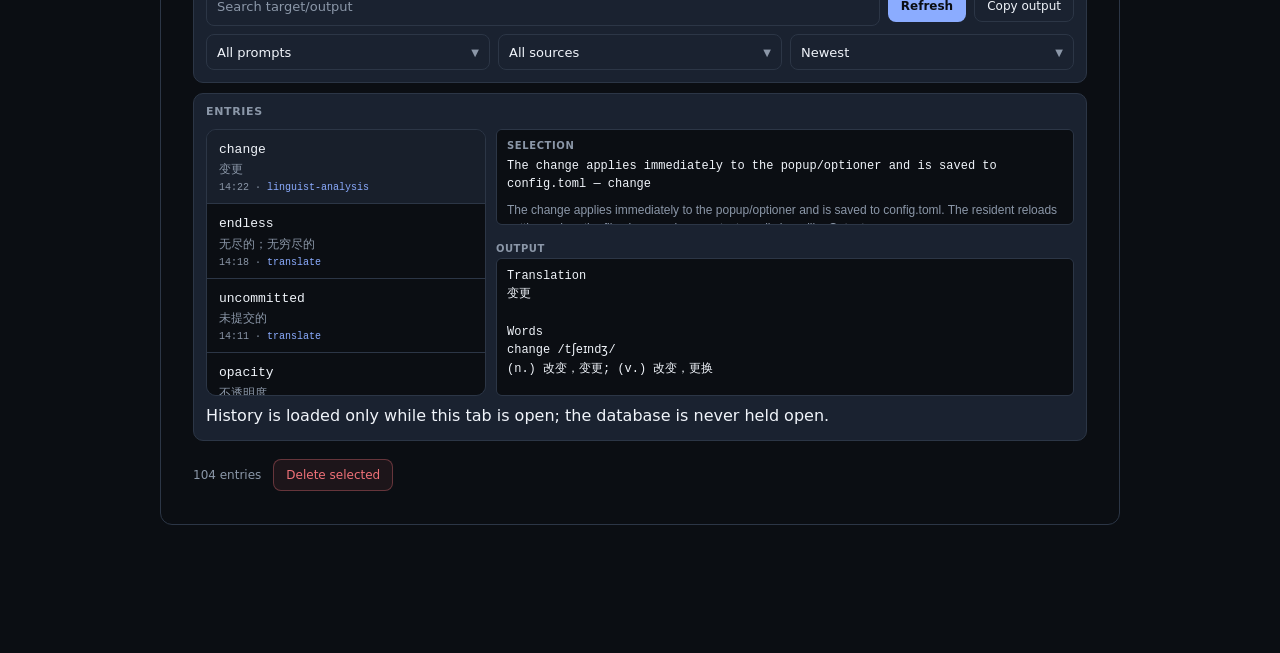
<file: selection-translate-redesign/classic/index.html>
<!-- AI生成 -->
<!DOCTYPE html>
<html lang="en">
<head>
  <meta charset="UTF-8" />
  <meta name="viewport" content="width=device-width, initial-scale=1" />
  <title>Selection Translate — UI Redesign</title>
  <style>
    :root {
      --void: #0B0E13;
      --surface: #12171F;
      --raised: #1A2230;
      --lex: #1E2634;
      --line: #2C3646;
      --ink: #F0F4FA;
      --muted: #8B97A8;
      --accent: #8BACFF;
      --gold: #D4B56A;
      --ok: #4FD1A5;
      --err: #F07178;
      --font: "Segoe UI Variable Text", "Segoe UI", system-ui, sans-serif;
      --mono: "Cascadia Code", "Consolas", ui-monospace, monospace;
      --cjk: "Microsoft YaHei UI", "PingFang SC", "Segoe UI", sans-serif;
    }

    * { box-sizing: border-box; margin: 0; padding: 0; }

    /* One scrollbar for every scrollable area */
    * {
      scrollbar-width: thin;
      scrollbar-color: var(--line) transparent;
    }
    ::-webkit-scrollbar { width: 10px; height: 10px; }
    ::-webkit-scrollbar-track { background: transparent; }
    ::-webkit-scrollbar-thumb {
      background: var(--line);
      border-radius: 999px;
      border: 2px solid transparent;
      background-clip: padding-box;
    }

    body {
      font-family: var(--font);
      background: var(--void);
      color: var(--ink);
      line-height: 1.5;
      padding: 40px 28px 80px;
    }

    .doc-title {
      max-width: 960px;
      margin: 0 auto 36px;
    }
    .doc-title h1 {
      font-size: 22px;
      font-weight: 600;
      margin-bottom: 6px;
    }
    .doc-title p {
      font-size: 13px;
      color: var(--muted);
      max-width: 640px;
    }

    .screen {
      max-width: 960px;
      margin: 0 auto 48px;
    }
    .screen > h2 {
      font-family: var(--mono);
      font-size: 12px;
      color: var(--gold);
      letter-spacing: 0.06em;
      text-transform: uppercase;
      margin-bottom: 14px;
    }

    /* —— Shared controls (no card wrappers) —— */
    .rail {
      display: inline-flex;
      gap: 4px;
      background: var(--surface);
      border: 1px solid var(--line);
      border-radius: 999px;
      padding: 4px;
    }
    .pill {
      border: none;
      background: transparent;
      color: var(--muted);
      font: 500 13px var(--font);
      padding: 8px 14px;
      border-radius: 999px;
    }
    .pill.on { background: var(--accent); color: var(--void); }
    .pill.on.lex { background: var(--gold); color: #1a1408; }
    .pill.more {
      color: var(--ink);
      background: var(--raised);
      border: 1px solid var(--line);
    }

    .menu {
      margin-top: 8px;
      width: 176px;
      background: var(--raised);
      border: 1px solid var(--line);
      border-radius: 10px;
      padding: 6px;
    }
    .menu div {
      padding: 9px 10px;
      border-radius: 6px;
      font-size: 13px;
    }
    .menu div.hot {
      background: rgba(139, 172, 255, 0.12);
      color: var(--accent);
    }

    .btn {
      display: inline-flex;
      align-items: center;
      height: 36px;
      padding: 0 14px;
      border-radius: 8px;
      border: 1px solid var(--line);
      background: var(--raised);
      color: var(--ink);
      font: 500 13px var(--font);
    }
    .btn.primary {
      background: var(--accent);
      border-color: transparent;
      color: var(--void);
      font-weight: 600;
    }
    .btn.danger {
      color: var(--err);
      border-color: rgba(240, 113, 120, 0.35);
      background: rgba(240, 113, 120, 0.08);
    }
    .btn.ghost { background: transparent; }
    .btn.sm { height: 32px; padding: 0 12px; font-size: 12px; }

    .input {
      width: 100%;
      background: var(--raised);
      border: 1px solid var(--line);
      border-radius: 8px;
      color: var(--ink);
      font: 12px var(--mono);
      padding: 10px 12px;
      min-height: 40px;
    }
    .input.ui { font: 13px var(--font); }
    .input.muted { color: var(--muted); }
    .input.area {
      min-height: 96px;
      line-height: 1.55;
      white-space: pre-wrap;
      overflow: auto;
    }
    .input.area.tall { min-height: 148px; }
    .input.pair-row {
      display: flex;
      justify-content: space-between;
      align-items: center;
      font-family: var(--font);
    }

    .label {
      font-size: 13px;
      color: var(--muted);
    }

    /* Flat form rows — no cards */
    .row {
      display: grid;
      grid-template-columns: 140px 1fr;
      gap: 12px;
      align-items: center;
      margin-bottom: 12px;
    }
    .row.top { align-items: start; }
    .row.top .label { padding-top: 10px; }
    .pair { display: grid; grid-template-columns: 1fr 1fr; gap: 10px; }

    /* —— Popup (single) —— */
    .popup {
      width: 420px;
      max-width: 100%;
      background: var(--surface);
      border: 1px solid var(--line);
      border-radius: 12px;
      overflow: hidden;
    }
    .popup-top {
      display: flex;
      align-items: center;
      gap: 10px;
      padding: 12px 14px;
      border-bottom: 1px solid var(--line);
    }
    .mark {
      width: 28px;
      height: 28px;
      border-radius: 8px;
      background: var(--accent);
      color: var(--void);
      font-weight: 700;
      font-size: 13px;
      display: grid;
      place-items: center;
    }
    .popup-top strong { display: block; font-size: 13px; }
    .popup-top span { font-size: 11px; color: var(--muted); }
    .popup-top .grow { flex: 1; min-width: 0; }
    .icon {
      width: 28px;
      height: 28px;
      border: none;
      background: transparent;
      color: var(--muted);
      border-radius: 6px;
    }

    .popup-body .sel .cap { margin-bottom: 6px; }
    .popup-body {
      padding: 12px 14px 14px;
      display: flex;
      flex-direction: column;
      gap: 10px;
      max-height: min(78vh, 600px);
      overflow: hidden;
    }
    .popup-body .result {
      flex: 1 1 auto;
      min-height: 0;
      display: flex;
      flex-direction: column;
      border-radius: 10px;
    }
    .popup-body .result .md {
      flex: 1 1 auto;
      min-height: 0;
      max-height: none;
      overflow: auto;
    }
    .popup-foot {
      display: flex;
      gap: 8px;
      padding: 12px 14px;
      border-top: 1px solid var(--line);
    }

    /* Selection — same card language as History Output (.box.out) */
    .sel {
      background: var(--void);
      border: 1px solid var(--line);
      border-radius: 6px;
      padding: 8px 10px;
      flex-shrink: 0;
      min-height: 0;
      overflow: auto;
    }
    .sel .cap {
      font-size: 10px;
      letter-spacing: 0.06em;
      text-transform: uppercase;
      color: var(--muted);
      font-weight: 600;
      margin-bottom: 4px;
    }
    .sel .target {
      font-family: var(--mono);
      font-size: 12px;
      line-height: 1.5;
      color: var(--ink);
      white-space: pre-wrap;
      word-break: break-word;
    }
    .sel .ctx {
      font: 12px/1.5 var(--cjk);
      color: var(--muted);
      margin-top: 8px;
      white-space: pre-wrap;
      word-break: break-word;
    }

    /* Popup Selection — aligned peer of Result card */
    .popup-body .sel {
      background: var(--raised);
      border: 1px solid var(--line);
      border-radius: 10px;
      padding: 8px 12px 10px;
      max-height: 30%;
      flex: 0 1 auto;
      overflow: auto;
    }
    .popup-body .sel .cap {
      font-size: 10px;
      letter-spacing: 0.06em;
      text-transform: uppercase;
      color: var(--muted);
      font-weight: 600;
      margin-bottom: 6px;
    }
    .popup-body .sel .target {
      font-family: var(--mono);
      font-size: 13px;
      line-height: 1.5;
      color: var(--ink);
      white-space: pre-wrap;
      word-break: break-word;
    }
    .popup-body .sel .ctx {
      font: 12px/1.5 var(--cjk);
      color: var(--muted);
      margin-top: 8px;
      white-space: pre-wrap;
      word-break: break-word;
    }

    /* Result — markdown body; Selection uses the same chrome in popup */
    .result {
      border: 1px solid var(--line);
      border-radius: 10px;
      background: var(--raised);
      padding: 8px 12px 10px;
    }
    .result-label {
      font-size: 10px;
      letter-spacing: 0.06em;
      text-transform: uppercase;
      color: var(--muted);
      font-weight: 600;
      margin-bottom: 6px;
      flex-shrink: 0;
    }
    .md {
      max-height: 280px;
      overflow: auto;
      font-size: 14px;
      line-height: 1.5;
      color: var(--ink);
    }
    .md h2 {
      font-size: 14px;
      font-weight: 600;
      margin: 14px 0 6px;
      color: var(--ink);
    }
    .md h2:first-child { margin-top: 0; }
    .md p {
      margin: 0 0 8px;
      font-family: var(--cjk);
    }
    .md p:last-child { margin-bottom: 0; }
    .md ul {
      margin: 0 0 8px;
      padding-left: 18px;
    }
    .md li {
      margin-bottom: 4px;
      font-family: var(--cjk);
    }
    .md code {
      font-family: var(--mono);
      font-size: 12px;
      color: var(--gold);
    }

    /* —— Manager window (own border; horizontal tabs) —— */
    .shell {
      border: 1px solid var(--line);
      border-radius: 12px;
      overflow: hidden;
      background: var(--void);
    }
    .shell-title {
      display: flex;
      align-items: center;
      gap: 8px;
      padding: 8px 12px;
      background: var(--surface);
      border-bottom: 1px solid var(--line);
      font-size: 12px;
      color: var(--ink);
    }
    .shell-title i {
      width: 14px;
      height: 14px;
      border-radius: 3px;
      background: var(--accent);
      display: block;
      flex-shrink: 0;
    }
    .shell-body {
      display: block;
      min-height: 520px;
      height: 720px;
    }
    /* Horizontal tab bar */
    .tabs {
      display: flex;
      align-items: center;
      gap: 4px;
      padding: 8px 12px;
      background: var(--surface);
      border-bottom: 1px solid var(--line);
    }
    .tabs button {
      border: none;
      background: transparent;
      color: var(--muted);
      font: 500 13px var(--font);
      padding: 8px 14px;
      border-radius: 8px;
    }
    .tabs button.on {
      background: rgba(139, 172, 255, 0.14);
      color: var(--accent);
      font-weight: 600;
    }
    .tabs .live {
      margin-left: auto;
      font-size: 12px;
      color: var(--muted);
      display: flex;
      align-items: center;
      gap: 8px;
      padding-right: 4px;
    }
    .tabs .live i {
      width: 8px;
      height: 8px;
      border-radius: 50%;
      background: var(--ok);
      display: block;
    }
    .shell-body > .page {
      height: calc(100% - 45px);
      min-height: 0;
      overflow: hidden;
    }
    .shell-body > .page:not(.fill):not(.hist-page):not(.prompts-page) {
      overflow: auto;
    }
    .nav {
      border-right: 1px solid var(--line);
      padding: 20px 12px;
      background: var(--surface);
    }
    .nav .brand {
      font-size: 11px;
      letter-spacing: 0.08em;
      text-transform: uppercase;
      color: var(--muted);
      font-weight: 600;
      padding: 4px 10px 16px;
    }
    .nav button {
      display: block;
      width: 100%;
      text-align: left;
      border: none;
      background: transparent;
      color: var(--muted);
      font: 13px var(--font);
      padding: 10px 12px;
      border-radius: 8px;
      margin-bottom: 2px;
    }
    .nav button.on {
      background: rgba(139, 172, 255, 0.14);
      color: var(--accent);
      font-weight: 600;
    }
    .nav .live {
      margin-top: 28px;
      padding: 0 10px;
      font-size: 12px;
      color: var(--muted);
      display: flex;
      align-items: center;
      gap: 8px;
    }
    .nav .live i {
      width: 8px;
      height: 8px;
      border-radius: 50%;
      background: var(--ok);
      display: block;
    }

    .page { padding: 28px 32px 36px; }
    .page h2 {
      font-size: 26px;
      font-weight: 600;
      letter-spacing: -0.02em;
    }
    .page .sub {
      font-size: 13px;
      color: var(--muted);
      margin: 4px 0 22px;
    }

    /* Manager field groups — same visual language as popup areas */
    .mfield {
      border: 1px solid var(--line);
      border-radius: 10px;
      background: var(--raised);
      padding: 10px 12px 12px;
      margin-bottom: 10px;
    }
    .mfield > .cap {
      font-size: 11px;
      letter-spacing: 0.06em;
      text-transform: uppercase;
      color: var(--muted);
      font-weight: 600;
      margin-bottom: 8px;
    }
    .mfield .stack { display: flex; flex-direction: column; gap: 8px; }
    .mfield .label {
      font-size: 11px;
      color: var(--muted);
      margin-bottom: 4px;
      display: block;
    }
    .mfield .pair { display: grid; grid-template-columns: 1fr 1fr; gap: 8px; }
    .mfield .pair label { display: block; }
    .mfield .input {
      min-height: 36px;
      padding: 8px 10px;
    }
    /* Space is allocated to editors / Output — not fixed padding */
    .page.fill,
    .hist-page {
      display: flex;
      flex-direction: column;
      height: 100%;
      min-height: 0;
    }
    .page.fill > .sub,
    .hist-page > .sub { flex-shrink: 0; margin-bottom: 12px; }
    .mfield.shrink { flex-shrink: 0; }
    .mfield.grow {
      flex: 1 1 auto;
      min-height: 0;
      display: flex;
      flex-direction: column;
    }
    .page.fill > .actions,
    .hist-page > .row-actions {
      flex-shrink: 0;
      margin-top: auto;
      padding-top: 8px;
    }

    /* Prompts: Instructions take remaining height; two editors share it */
    .instr-grid {
      flex: 1 1 auto;
      min-height: 0;
      display: grid;
      grid-template-columns: 1fr 1fr;
      gap: 10px;
    }
    .instr-grid .col {
      display: flex;
      flex-direction: column;
      min-height: 0;
    }
    .instr-grid .col .label { flex-shrink: 0; }
    .instr-grid .col .input.area {
      flex: 1 1 auto;
      min-height: 0;
      height: 100%;
    }

    /* Prompts page — meta on top, editors fill below */
    .prompts-page {
      display: flex;
      flex-direction: column;
      height: 100%;
      min-height: 0;
      gap: 10px;
      padding: 16px 20px 16px;
    }
    .prompts-page > .prompt-bottom {
      flex-shrink: 0;
      order: 0;
    }
    .prompts-page > .prompt-editors {
      flex: 1 1 auto;
      min-height: 0;
      order: 1;
    }
    .prompt-editors .ed {
      display: flex;
      flex-direction: column;
      min-height: 0;
      border: 1px solid var(--line);
      border-radius: 10px;
      background: var(--raised);
      overflow: hidden;
    }
    .prompt-editors .ed > label {
      flex-shrink: 0;
      font-size: 11px;
      letter-spacing: 0.06em;
      text-transform: uppercase;
      font-weight: 600;
      color: var(--muted);
      padding: 10px 12px 6px;
    }
    .prompt-editors .ed > .body {
      flex: 1 1 auto;
      min-height: 0;
      margin: 0 10px 10px;
      border: 1px solid var(--line);
      border-radius: 8px;
      background: var(--void);
      color: var(--ink);
      font: 12px/1.55 var(--mono);
      padding: 10px 12px;
      overflow: auto;
      white-space: pre-wrap;
    }

    /* Prompt editors — bottom of page, share remaining height */
    .prompt-editors {
      display: grid;
      grid-template-columns: 1fr 1fr;
      gap: 10px;
    }

    /* Meta row — top of prompts page */
    .prompt-bottom {
      flex-shrink: 0;
      display: flex;
      flex-wrap: wrap;
      align-items: end;
      gap: 10px;
    }
    .prompt-bottom .meta {
      display: grid;
      grid-template-columns: 140px minmax(160px, 1fr) minmax(120px, 160px) 100px 110px;
      gap: 8px;
      flex: 1 1 480px;
    }
    .prompt-bottom .meta label {
      display: block;
      font-size: 11px;
      color: var(--muted);
      margin-bottom: 4px;
    }
    .prompt-bottom .hint {
      flex: 1 1 100%;
      font-size: 12px;
      color: var(--muted);
    }
    .prompt-bottom .hint code {
      font-family: var(--mono);
      color: var(--gold);
      font-size: 11px;
    }

    .mfield.grow > .hint { flex-shrink: 0; margin-top: 8px; }
    .mfield.grow > .cap { flex-shrink: 0; }

    .ctx-mark {
      flex-shrink: 0;
      font: 10px var(--mono);
      letter-spacing: 0.04em;
      text-transform: uppercase;
      color: var(--accent);
      background: rgba(139, 172, 255, 0.12);
      border: 1px solid rgba(139, 172, 255, 0.25);
      border-radius: 4px;
      padding: 1px 5px;
      margin-top: 1px;
    }

    .note {
      font-size: 12px;
      color: var(--muted);
    }
    .note code {
      font-family: var(--mono);
      color: var(--gold);
      font-size: 11px;
    }

    .actions {
      display: flex;
      flex-wrap: wrap;
      gap: 10px;
      align-items: center;
      margin-top: 4px;
    }

    /* History chrome */
    .hist-bar {
      display: grid;
      grid-template-columns: 1fr auto auto;
      gap: 8px;
    }
    .hist-filters {
      display: grid;
      grid-template-columns: 1fr 1fr 1fr;
      gap: 8px;
      margin-top: 8px;
    }
    .hist-split {
      flex: 1 1 auto;
      min-height: 0;
      display: grid;
      grid-template-columns: 280px 1fr;
      gap: 10px;
    }
    .hist-list {
      border: 1px solid var(--line);
      border-radius: 10px;
      background: var(--void);
      overflow: auto;
      min-height: 0;
      height: 100%;
    }
    .hist-item {
      padding: 10px 12px;
      border-bottom: 1px solid var(--line);
    }
    .hist-item:last-child { border-bottom: none; }
    .hist-item.on { background: rgba(139, 172, 255, 0.1); }
    .hist-item .t { font-family: var(--mono); font-size: 13px; }
    .hist-item .p {
      font: 12px var(--cjk);
      color: var(--muted);
      margin-top: 2px;
    }
    .hist-item .m {
      font: 10px var(--mono);
      color: var(--muted);
      margin-top: 4px;
    }
    .hist-item .m b { color: var(--accent); font-weight: 500; }

    .hist-detail {
      display: flex;
      flex-direction: column;
      min-height: 0;
      gap: 8px;
    }
    .hist-detail label {
      display: block;
      font-size: 10px;
      letter-spacing: 0.05em;
      text-transform: uppercase;
      color: var(--muted);
      font-weight: 600;
      margin-bottom: 2px;
    }
    /* Selection card shares Output card chrome */
    .hist-detail .sel {
      flex: 0 0 auto;
      max-height: 36%;
    }
    .hist-detail .box.out {
      height: auto;
      min-height: 0;
      max-height: none;
      white-space: pre-wrap;
      word-break: break-word;
      background: var(--void);
      border: 1px solid var(--line);
      border-radius: 6px;
      font-family: var(--mono);
      font-size: 12px;
      color: var(--ink);
      line-height: 1.55;
      padding: 8px 10px;
      flex: 1 1 auto;
      overflow: auto;
    }

    .row-actions {
      display: flex;
      align-items: center;
      gap: 12px;
      flex-wrap: wrap;
    }

    .pager {
      display: flex;
      align-items: center;
      gap: 8px;
      flex-wrap: wrap;
    }
    .pager .count {
      font: 12px var(--mono);
      color: var(--muted);
      margin-right: 4px;
    }

    @media (max-width: 800px) {
      .shell-body { grid-template-columns: 1fr; }
      .nav { border-right: none; border-bottom: 1px solid var(--line); }
      .pair, .instr-grid,
      .prompt-editors,
      .prompt-bottom .meta,
      .hist-bar, .hist-filters, .hist-split, .hist-detail .meta-row {
        grid-template-columns: 1fr;
      }
      .shell-body { height: auto; min-height: 0; }
      .shell-body > .page,
      .shell-body > .page.fill,
      .shell-body > .page.hist-page,
      .shell-body > .page.prompts-page {
        height: auto;
        max-height: none;
      }
      .prompt-editors .ed > .body { min-height: 180px; }
      .tabs { flex-wrap: wrap; }
      .popup { width: 100%; }
    }
  </style>
</head>
<body>
<p data-aigc-mark="1" style="margin:0 0 8px;font-size:10px;line-height:1.3;color:#6b6560;font-weight:400;">AI生成</p>


  <div class="doc-title">
    <h1>Selection Translate — redesign</h1>
    <p>Profile bar is standalone only (§1). Popup has no profile pills — Selection + Result + actions only.</p>
  </div>

  <!-- 1. Profile bar -->
  <section class="screen">
    <h2>1 · Profile bar</h2>
    <div class="rail">
      <button class="pill on" type="button">Translate</button>
      <button class="pill" type="button">Expert</button>
      <button class="pill" type="button">Program</button>
      <button class="pill" type="button">Concise</button>
      <button class="pill more" type="button">More…</button>
    </div>
    <div class="menu" style="width:200px">
      <div class="hot">Contextual</div>
      <div>Word</div>
      <div>Wiki</div>
      <div>Rewrite</div>
    </div>
  </section>

  <!-- 2. Popup — only one -->
  <section class="screen">
    <h2>2 · Popup</h2>
    <div class="popup">
      <div class="popup-top">
        <div class="mark">文</div>
        <div class="grow">
          <strong>Selection Translate</strong>
          <span>Resident</span>
        </div>
        <button class="icon" type="button">⌖</button>
        <button class="icon" type="button">✕</button>
      </div>
      <!-- No profile bar in the popup — profile lives in the standalone bar (§1) only -->
      <div class="popup-body">
        <!-- Integrated Selection: Target + Context in one area -->
        <div class="sel">
          <div class="cap">Selection</div>
          <div class="target">The change applies immediately to the popup/optioner and is saved to config.toml — change</div>
          <div class="ctx">The change applies immediately to the popup/optioner and is saved to config.toml. The resident reloads settings when the file changes; no restart is required for most fields. Long selections and long context both scroll in this card the same way Output does.</div>
        </div>
        <!-- Result as markdown -->
        <div class="result">
          <div class="result-label">Result</div>
          <div class="md">
            <h2>Translation</h2>
            <p>Chinese: 变更</p>
            <p>English: None</p>
            <p>Words:</p>
            <ul>
              <li>change <code>/tʃeɪndʒ/</code> (n.) 改变，变更；(v.) 改变，更换</li>
            </ul>
            <p>Error check: None</p>
            <h2>Idioms and Grammar</h2>
            <ul>
              <li>change of mind — 改变主意</li>
              <li>for a change — 换换花样</li>
            </ul>
            <p>Countable as a noun; also transitive/intransitive as a verb.</p>
            <h2>Other Forms</h2>
            <p>changeable (adj.), changer (n.), changeably (adv.)</p>
            <h2>Reasoning</h2>
            <p>Context treats <code>change</code> as a config mutation, so 变更 is more precise than 改变.</p>
          </div>
        </div>
      </div>
      <div class="popup-foot">
        <button class="btn primary" type="button">Copy</button>
        <button class="btn" type="button">Retry</button>
        <button class="btn" type="button">Prompt</button>
        <button class="btn ghost" type="button">Pin</button>
        <button class="btn ghost" type="button">Close</button>
      </div>
    </div>
  </section>

  <!-- 3. Settings -->
  <section class="screen">
    <h2>3 · Settings</h2>
    <div class="shell">
      <div class="shell-title"><i></i> Selection Translate — Manager</div>
      <div class="shell-body">
      <div class="tabs">
        <button class="on" type="button">Settings</button>
        <button type="button">Prompts</button>
        <button type="button">History</button>
        <div class="live"><i></i> Resident is running</div>
      </div>
      <div class="page">
        <h2>Settings</h2>
        <div class="sub">Provider, credentials, defaults</div>

        <div class="mfield">
          <div class="cap">Provider</div>
          <div class="stack">
            <div>
              <span class="label">Endpoint</span>
              <div class="input">https://llm-nj3xhngcgye0zp75.cn-beijing.maas.aliyuncs.com/compatible-mode/v1</div>
            </div>
            <div>
              <span class="label">Model</span>
              <div class="input">qwen3.7-flash-2026-07-15</div>
            </div>
            <div>
              <span class="label">Credential target</span>
              <div class="input">LingoSnap/OpenAI</div>
            </div>
          </div>
        </div>

        <div class="mfield">
          <div class="cap">Credentials</div>
          <div class="stack">
            <div>
              <span class="label">API key</span>
              <div class="input muted">••••••••••••••••</div>
            </div>
          </div>
          <div class="actions">
            <button class="btn primary" type="button">Save key</button>
            <button class="btn danger" type="button">Delete saved key</button>
            <span class="note"><strong style="color:var(--ok);font-weight:500">Key present</strong> · value hidden</span>
          </div>
          <div class="hint">Keys are held by Windows Credential Manager; they never enter config.toml.</div>
        </div>

        <div class="mfield">
          <div class="cap">Defaults</div>
          <div class="stack">
            <div>
              <span class="label">Selection profile</span>
              <div class="input ui pair-row">Translate — translate <span style="color:var(--muted);font-size:10px">▼</span></div>
            </div>
            <div>
              <span class="label">Hover profile</span>
              <div class="input ui pair-row">Word explanation — word-explanation <span style="color:var(--muted);font-size:10px">▼</span></div>
            </div>
          </div>
        </div>

        <div class="actions">
          <button class="btn primary" type="button">Save settings</button>
        </div>
      </div>
      </div>
    </div>
  </section>

  <!-- 4. Prompts — fields only -->
  <section class="screen">
    <h2>4 · Prompts</h2>
    <div class="shell">
      <div class="shell-title"><i></i> Selection Translate — Manager</div>
      <div class="shell-body">
      <div class="tabs">
        <button type="button">Settings</button>
        <button class="on" type="button">Prompts</button>
        <button type="button">History</button>
        <div class="live"><i></i> History refreshed.</div>
      </div>
      <div class="page prompts-page">
        <!-- Top: ID dropdown + fields + Save -->
        <div class="prompt-bottom">
          <div class="meta">
            <div>
              <label>ID</label>
              <div class="input ui pair-row">contextual-zh-en <span style="color:var(--muted);font-size:10px">▼</span></div>
            </div>
            <div>
              <label>Name</label>
              <div class="input ui">Contextual Chinese-English translation</div>
            </div>
            <div>
              <label>Model override</label>
              <div class="input ui muted"></div>
            </div>
            <div>
              <label>Temperature</label>
              <div class="input ui">0.2</div>
            </div>
            <div>
              <label>Max tokens</label>
              <div class="input ui">512</div>
            </div>
          </div>
          <button class="btn primary" type="button">Save prompt</button>
          <div class="hint">
            Use <code>{target}</code>, <code>{context}</code>, and <code>{source}</code>; every user template needs <code>{target}</code>.
            ID dropdown lists all profiles — switch to load another prompt.
          </div>
        </div>

        <!-- Bottom: editors take remaining height -->
        <div class="prompt-editors">
          <div class="ed">
            <label>System prompt</label>
            <div class="body">Translate Chinese and English naturally, preserving meaning and context. Return only the translation.</div>
          </div>
          <div class="ed">
            <label>User template</label>
            <div class="body">Translate only Target. Use Context only to disambiguate:
Target:
{target}
Context:
{context}</div>
          </div>
        </div>
      </div>
      </div>
    </div>
  </section>

  <!-- 5. History — fields only -->
  <section class="screen">
    <h2>5 · History</h2>
    <div class="shell">
      <div class="shell-title"><i></i> Selection Translate — Manager</div>
      <div class="shell-body">
      <div class="tabs">
        <button type="button">Settings</button>
        <button type="button">Prompts</button>
        <button class="on" type="button">History</button>
        <div class="live"><i></i> History refreshed.</div>
      </div>
      <div class="page hist-page">
        <h2>History</h2>
        <div class="sub">Search recent translations without keeping the database open</div>

        <div class="mfield shrink">
          <div class="cap">Search</div>
          <div class="hist-bar" style="margin-bottom:0">
            <div class="input ui muted">Search target/output</div>
            <button class="btn primary sm" type="button">Refresh</button>
            <button class="btn sm" type="button">Copy output</button>
          </div>
          <div class="hist-filters" style="margin-top:8px">
            <div class="input ui pair-row">All prompts <span style="color:var(--muted);font-size:10px">▼</span></div>
            <div class="input ui pair-row">All sources <span style="color:var(--muted);font-size:10px">▼</span></div>
            <div class="input ui pair-row">Newest <span style="color:var(--muted);font-size:10px">▼</span></div>
          </div>
        </div>

        <!-- Entries: list left, Output owns the rest of the height -->
        <div class="mfield grow">
          <div class="cap">Entries</div>
          <div class="hist-split">
            <div class="hist-list">
              <div class="hist-item on">
                <div class="t">change</div>
                <div class="p">变更</div>
                <div class="m">14:22 · <b>linguist-analysis</b></div>
              </div>
              <div class="hist-item">
                <div class="t">endless</div>
                <div class="p">无尽的；无穷尽的</div>
                <div class="m">14:18 · <b>translate</b></div>
              </div>
              <div class="hist-item">
                <div class="t">uncommitted</div>
                <div class="p">未提交的</div>
                <div class="m">14:11 · <b>translate</b></div>
              </div>
              <div class="hist-item">
                <div class="t">opacity</div>
                <div class="p">不透明度</div>
                <div class="m">13:54 · <b>word-explanation</b></div>
              </div>
              <div class="hist-item">
                <div class="t">mockup</div>
                <div class="p">原型图 / 模型图</div>
                <div class="m">13:22 · <b>translate</b></div>
              </div>
              <div class="hist-item">
                <div class="t">Mirage</div>
                <div class="p">海市蜃楼；幻影</div>
                <div class="m">13:05 · <b>linguist-analysis</b></div>
              </div>
            </div>

            <div class="hist-detail">
              <div class="sel" style="margin-bottom:8px">
                <div class="cap">Selection</div>
                <div class="target">The change applies immediately to the popup/optioner and is saved to config.toml — change</div>
                <div class="ctx">The change applies immediately to the popup/optioner and is saved to config.toml. The resident reloads settings when the file changes; long context scrolls here like Output.</div>
              </div>
              <div class="out-wrap" style="flex:1 1 auto;min-height:0;display:flex;flex-direction:column">
                <label>Output</label>
                <div class="box out">Translation
变更

Words
change /tʃeɪndʒ/
(n.) 改变，变更; (v.) 改变，更换

Idioms and Grammar
change of mind · for a change

Error check
None</div>
              </div>
            </div>
          </div>
          <div class="hint">History is loaded only while this tab is open; the database is never held open.</div>
        </div>

        <div class="row-actions">
          <span class="note">104 entries</span>
          <button class="btn danger sm" type="button">Delete selected</button>
        </div>
      </div>
      </div>
    </div>
  </section>

</body>
</html>
</file>
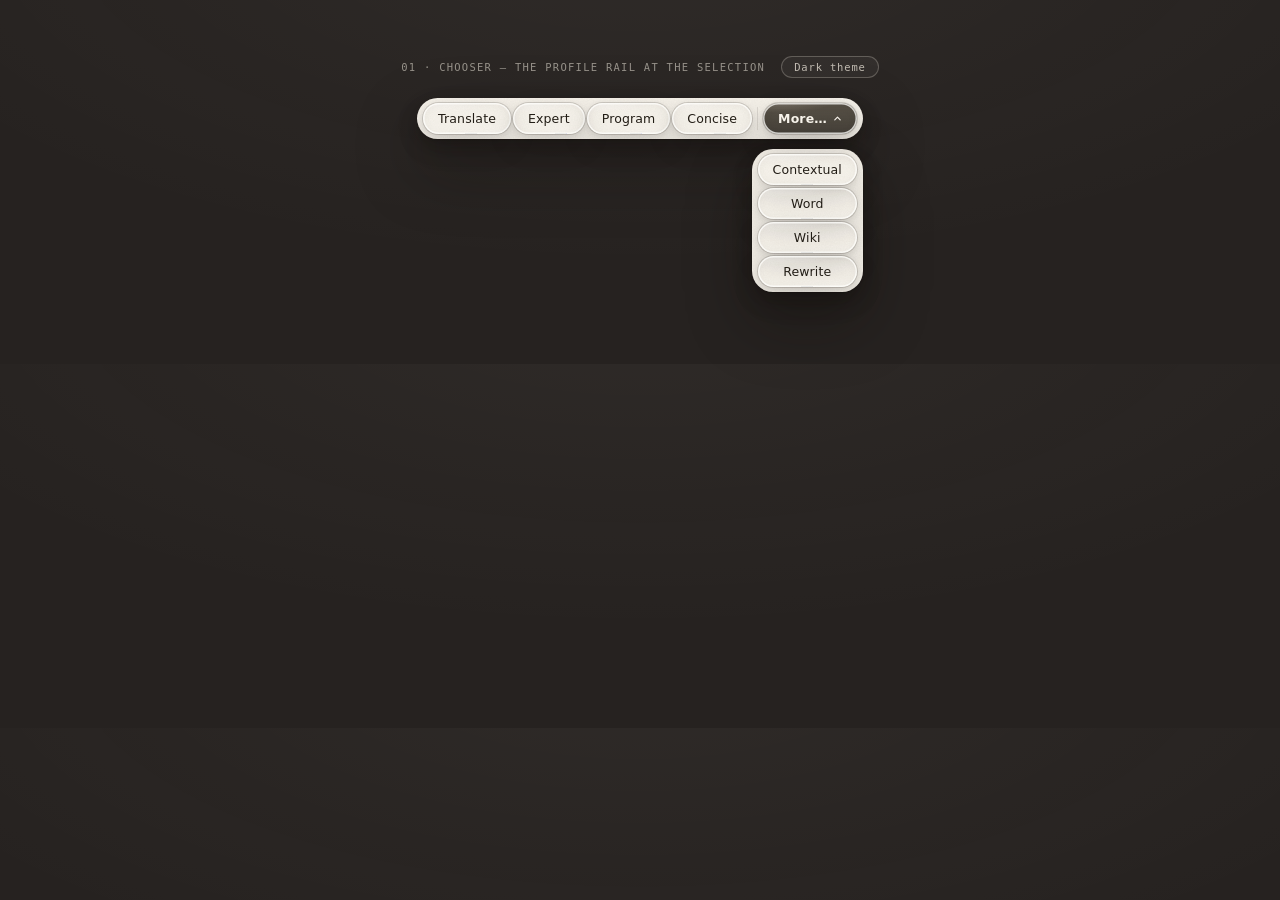
<file: selection-translate-redesign/fair-copy/ui/chooser.html>
<!DOCTYPE html>
<html lang="en">
<head>
<meta charset="UTF-8" />
<title>LingoSnap — 01 Chooser</title>
<link rel="stylesheet" href="fair-copy.css" />
<style>
  body { display: flex; flex-direction: column; align-items: center; gap: 20px; padding: 56px 32px 72px; }
  .cap { font: 500 10.5px var(--mono); letter-spacing: .12em; color: rgba(241, 235, 223, .55); }

  /* The rail and its overflow wing are the same sheet of paper as the popup
     card: paper colour, the faint fibre under it, the card's lift. */
  .rail, .rmenu {
    background:
      url("data:image/svg+xml,%3Csvg xmlns='http://www.w3.org/2000/svg' width='280' height='280'%3E%3Cfilter id='f'%3E%3CfeTurbulence type='fractalNoise' baseFrequency='0.8' numOctaves='2' stitchTiles='stitch'/%3E%3CfeColorMatrix values='0 0 0 0 0.13 0 0 0 0 0.11 0 0 0 0 0.08 0 0 0 0.06 0'/%3E%3C/filter%3E%3Crect width='280' height='280' filter='url(%23f)'/%3E%3C/svg%3E")
      var(--paper);
    box-shadow: var(--lift);
  }
  /* Smoked-ink glass marks the pill under the pointer and the one pressed,
     the same emphasis the popup and manager give their primary controls;
     no profile is pre-selected. */
  .rpill { cursor: pointer; }
  .rpill:hover, .rpill:active, .rpill.on,
  .rmore[aria-expanded="true"] {
    color: var(--btn-primary-ink); font-weight: 600;
    background: var(--btn-primary-bg);
  }
  .rmore svg { transition: transform .15s ease; }
  .rmore[aria-expanded="true"] svg { transform: rotate(180deg); }
  .rmenu[hidden] { display: none; }
</style>
</head>
<body>

<div class="caprow"><div class="cap">01 · CHOOSER — THE PROFILE RAIL AT THE SELECTION</div><button class="themebtn" type="button">Dark theme</button></div>

<div class="railwrap" id="chooser">
  <div class="rail" role="toolbar" aria-label="Profile" data-i18n-aria="profile">
    <button class="rpill" type="button">Translate</button>
    <button class="rpill" type="button">Expert</button>
    <button class="rpill" type="button">Program</button>
    <button class="rpill" type="button">Concise</button>
    <span class="rdiv" aria-hidden="true"></span>
    <button class="rpill rmore" type="button" aria-haspopup="menu" aria-expanded="true" aria-controls="rmenu"><span data-i18n="more">More…</span>
      <svg width="9" height="9" viewBox="0 0 10 10" fill="none" stroke="currentColor" stroke-width="1.3" stroke-linecap="round" stroke-linejoin="round"><path d="M2 3.5l3 3 3-3"/></svg>
    </button>
  </div>
  <div class="rmenu" id="rmenu" role="menu">
    <button class="rpill" type="button" role="menuitem">Contextual</button>
    <button class="rpill" type="button" role="menuitem">Word</button>
    <button class="rpill" type="button" role="menuitem">Wiki</button>
    <button class="rpill" type="button" role="menuitem">Rewrite</button>
  </div>
</div>

<script>
  // A pick marks its pill pressed for a moment, as the rail hands the
  // selection to that profile; More… folds the overflow wing in and out.
  const more = document.querySelector('#chooser .rmore');
  const menu = document.getElementById('rmenu');
  more.addEventListener('click', () => {
    const open = more.getAttribute('aria-expanded') !== 'true';
    more.setAttribute('aria-expanded', String(open));
    menu.hidden = !open;
  });
  document.querySelectorAll('#chooser .rpill:not(.rmore)').forEach(pill => {
    pill.addEventListener('click', () => {
      document.querySelectorAll('#chooser .rpill').forEach(p => p.classList.remove('on'));
      pill.classList.add('on');
      setTimeout(() => pill.classList.remove('on'), 600);
    });
  });
</script>
<script src="strings.js"></script>
<script src="theme.js"></script>
<script src="liquid-lens.js"></script>
</body>
</html>
</file>
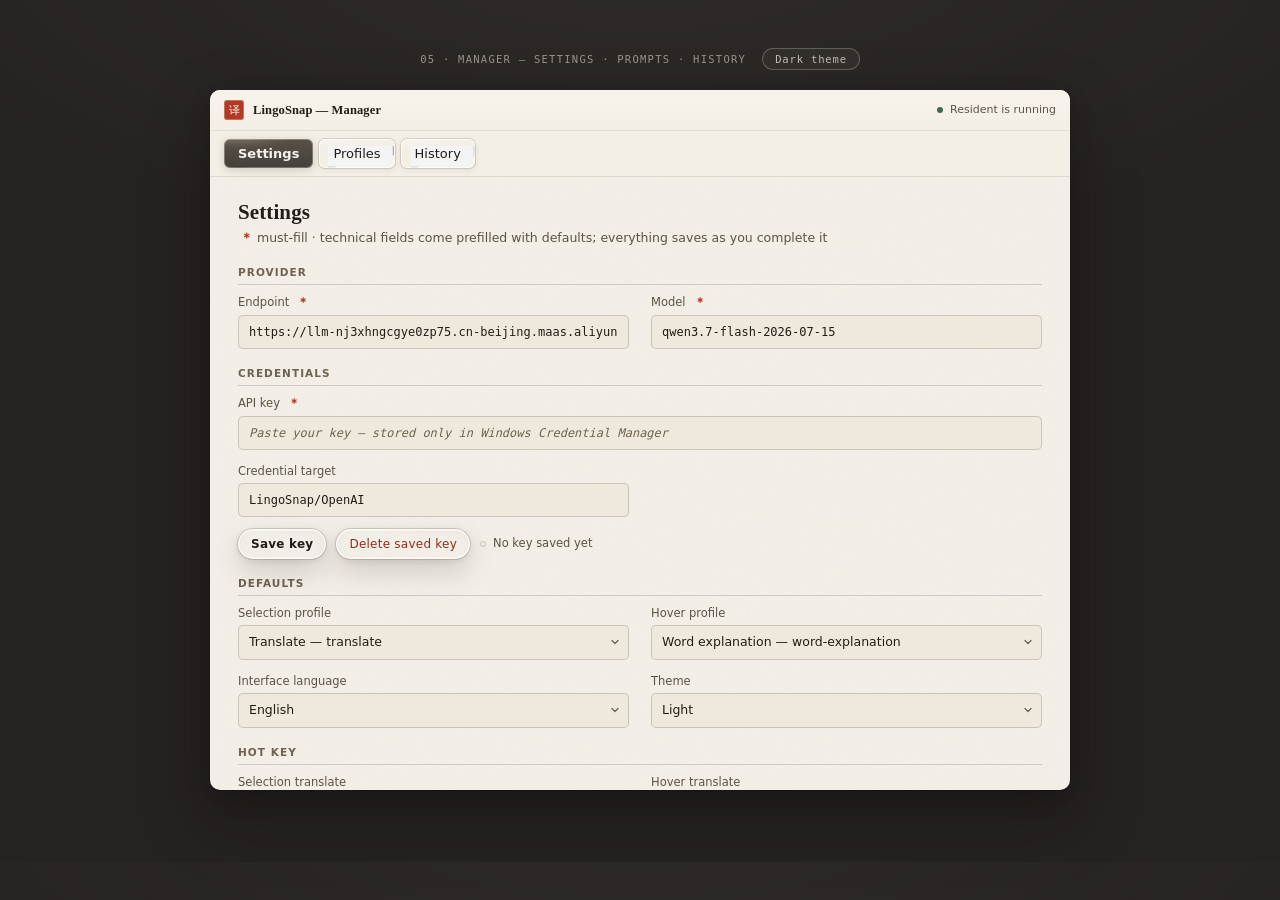
<file: selection-translate-redesign/fair-copy/ui/manager.html>
<!DOCTYPE html>
<html lang="en">
<head>
<meta charset="UTF-8" />
<title>LingoSnap — 05 Manager</title>
<link rel="stylesheet" href="fair-copy.css" />
<style>
  body { display: flex; flex-direction: column; align-items: center; gap: 20px; padding: 48px 32px 72px; }
  .cap { font: 500 10.5px var(--mono); letter-spacing: .12em; color: rgba(241, 235, 223, .55); }
  /* product shot: show the whole settings page, no inner scroll cap */
  .mpage { max-height: none; }

  /* Prompts: the five profile fields share one compact row (as in the
     classic manager), so the two editors take the rest of the page. */
  #page-prompts:not([hidden]) { display: flex; flex-direction: column; overflow: hidden; }
  #page-prompts .group { margin-bottom: 10px; flex-shrink: 0; }
  #page-prompts .fields2 {
    grid-template-columns: minmax(150px, 1.1fr) minmax(0, 1.6fr) minmax(0, 1.3fr) 92px 92px;
    gap: 10px 12px;
  }
  #page-prompts #pidbox ~ .fhint { display: none; }
  #page-prompts .vaultnote { margin-top: 6px; }
  #page-prompts .edgrid { flex: 1 1 auto; min-height: 0; margin-top: 4px; }
  #page-prompts .edcol { min-height: 0; }
  #page-prompts .edcol .input.area { flex: 1 1 auto; min-height: 0; height: auto; }
  #page-prompts .actions { flex-shrink: 0; }

  /* History: the page holds still; the entry list and the detail scroll
     on their own, so the detail stays in view beside the entry you pick. */
  #page-history:not([hidden]) { display: flex; flex-direction: column; overflow: hidden; }
  #page-history .pagehead, #page-history .sub, #page-history .htoolbar { flex-shrink: 0; }
  #page-history .hsplit { flex: 1 1 auto; min-height: 0; grid-template-rows: minmax(0, 1fr); }
  #page-history .hlist { height: auto; min-height: 0; overflow-y: auto; }
  #page-history .hdetail { min-height: 0; overflow-y: auto; padding-right: 4px; }
  /* A scroller clips its children's shadows at its own edges, which drew the
     glass buttons' and quote's shadows as a hard-edged rectangle. Give them
     room inside the scroller (the left inset borrows the column gap, so the
     text stays aligned) and keep the button shadow short here. */
  #page-history .hdetail { padding-left: 12px; margin-left: -12px; }
  #page-history .hdetail .actions { margin-bottom: 20px; }
  #page-history .hdetail .actions .btn {
    box-shadow:
      inset 0 0 0 1.5px var(--rim),
      inset 0 2px 10px var(--inner-shade),
      0 0 0 1px var(--edge),
      0 2px 6px rgba(15, 12, 8, .10),
      0 5px 10px rgba(15, 12, 8, .10);
  }
</style>
</head>
<body>

<div class="caprow">
  <div class="cap">05 · MANAGER — SETTINGS · PROMPTS · HISTORY</div>
  <button class="themebtn" type="button">Dark theme</button>
</div>

<div class="card shell">
  <div class="titlebar">
    <div class="seal" aria-hidden="true">译</div>
    <strong data-i18n="mTitle">LingoSnap &mdash; Manager</strong>
    <span class="live"><i></i><span data-i18n="mRunning">Resident is running</span></span>
  </div>
  <div class="mbody">
    <nav class="mnav" id="mnav">
      <button class="on" type="button" data-page="settings" data-i18n="navSettings">Settings</button>
      <button type="button" data-page="prompts" data-i18n="navProfiles">Profiles</button>
      <button type="button" data-page="history" data-i18n="navHistory">History</button>
    </nav>

    <div class="mpage" id="page-settings">
      <div class="pagehead">
        <h2 data-i18n="hSettings">Settings</h2>
        <span class="savenote" id="saveNote">✓ Saved</span>
      </div>
      <div class="sub"><span class="req">＊</span> <span data-i18n="required">must-fill &middot; technical fields come prefilled with defaults; everything saves as you complete it</span></div>

      <div class="group">
        <div class="glabel" data-i18n="gProvider">Provider</div>
        <div class="fields2">
          <div class="field">
            <label for="endpoint"><span data-i18n="lEndpoint">Endpoint</span><span class="req">＊</span></label>
            <input class="input" id="endpoint" value="https://llm-nj3xhngcgye0zp75.cn-beijing.maas.aliyuncs.com/compatible-mode/v1" placeholder="The OpenAI-compatible address of your provider" data-i18n-ph="phEndpoint" spellcheck="false">
          </div>
          <div class="field">
            <label for="model"><span data-i18n="lModel">Model</span><span class="req">＊</span></label>
            <input class="input" id="model" value="qwen3.7-flash-2026-07-15" placeholder="The model name your provider serves" data-i18n-ph="phModel">
          </div>
        </div>
      </div>

      <div class="group">
        <div class="glabel" data-i18n="gCredentials">Credentials</div>
        <div class="fields2">
          <div class="field span2">
            <label for="apikey"><span data-i18n="lApiKey">API key</span><span class="req">＊</span></label>
            <input class="input" id="apikey" type="password" placeholder="Paste your key — stored only in Windows Credential Manager" data-i18n-ph="phApiKey">
          </div>
          <div class="field">
            <label for="credtarget" data-i18n="lCredTarget">Credential target</label>
            <input class="input" id="credtarget" value="LingoSnap/OpenAI" placeholder="A name for the key, e.g. LingoSnap/OpenAI" data-i18n-ph="phCredTarget">
          </div>
        </div>
        <div class="actions">
          <button class="btn primary sm" type="button" data-i18n="saveKey">Save key</button>
          <button class="btn danger sm" type="button" data-i18n="deleteKey">Delete saved key</button>
          <span class="statnote"><i style="background:transparent;border:1px solid var(--rule)"></i><span data-i18n="noKey">No key saved yet</span></span>
        </div>
      </div>

      <div class="group">
        <div class="glabel" data-i18n="gDefaults">Defaults</div>
        <div class="fields2">
          <div class="field">
            <label for="selfprof" data-i18n="lSelProfile">Selection profile</label>
            <div class="select"><input class="input ui" id="selfprof" value="Translate — translate" readonly>
              <svg width="10" height="10" viewBox="0 0 10 10" fill="none" stroke="currentColor" stroke-width="1.3" stroke-linecap="round" stroke-linejoin="round"><path d="M2 3.5l3 3 3-3"/></svg></div>
          </div>
          <div class="field">
            <label for="hoverprof" data-i18n="lHoverProfile">Hover profile</label>
            <div class="select"><input class="input ui" id="hoverprof" value="Word explanation — word-explanation" readonly>
              <svg width="10" height="10" viewBox="0 0 10 10" fill="none" stroke="currentColor" stroke-width="1.3" stroke-linecap="round" stroke-linejoin="round"><path d="M2 3.5l3 3 3-3"/></svg></div>
          </div>
          <div class="field">
            <label for="uilang" data-i18n="lLanguage">Interface language</label>
            <div class="select"><input class="input ui" id="uilang" value="English" readonly>
              <svg width="10" height="10" viewBox="0 0 10 10" fill="none" stroke="currentColor" stroke-width="1.3" stroke-linecap="round" stroke-linejoin="round"><path d="M2 3.5l3 3 3-3"/></svg></div>
          </div>
          <div class="field">
            <label for="uitheme" data-i18n="lTheme">Theme</label>
            <div class="select"><input class="input ui" id="uitheme" value="Light">
              <svg width="10" height="10" viewBox="0 0 10 10" fill="none" stroke="currentColor" stroke-width="1.3" stroke-linecap="round" stroke-linejoin="round"><path d="M2 3.5l3 3 3-3"/></svg></div>
          </div>
        </div>
      </div>

      <div class="group">
        <div class="glabel" data-i18n="gHotkey">Hot key</div>
        <div class="fields2">
          <div class="field">
            <label for="hkSelection" data-i18n="lHkSelection">Selection translate</label>
            <input class="input ui" id="hkSelection" value="Ctrl + Shift + T">
          </div>
          <div class="field">
            <label for="hkHover" data-i18n="lHkHover">Hover translate</label>
            <input class="input ui" id="hkHover" value="Ctrl + Shift + H">
          </div>
          <div class="field">
            <label for="hkPause" data-i18n="lHkPause">Pause / resume</label>
            <input class="input ui" id="hkPause" value="Ctrl + Shift + P" placeholder="Off — no hot key" data-i18n-ph="phHotkeyOff">
          </div>
          <div class="field">
            <label for="hkPopup" data-i18n="lHkPopup">Open popup</label>
            <input class="input ui" id="hkPopup" value="Ctrl + Shift + Space" placeholder="Off — no hot key" data-i18n-ph="phHotkeyOff">
          </div>
        </div>
      </div>

      <div class="group">
        <div class="glabel" data-i18n="gProfiles">Profiles</div>
        <div class="orderlist" id="orderlist">
          <div class="orderrow"><span class="oname">Translate</span><span class="oid">translate</span>
            <span class="omove">
              <button class="iconbtn up" type="button" title="Move up" aria-label="Move up"><svg width="10" height="10" viewBox="0 0 10 10" fill="none" stroke="currentColor" stroke-width="1.3" stroke-linecap="round" stroke-linejoin="round"><path d="M2 6.5l3-3 3 3"/></svg></button>
              <button class="iconbtn down" type="button" title="Move down" aria-label="Move down"><svg width="10" height="10" viewBox="0 0 10 10" fill="none" stroke="currentColor" stroke-width="1.3" stroke-linecap="round" stroke-linejoin="round"><path d="M2 3.5l3 3 3-3"/></svg></button>
            </span>
          </div>
          <div class="orderrow"><span class="oname">Expert</span><span class="oid">linguist-analysis</span>
            <span class="omove">
              <button class="iconbtn up" type="button" title="Move up" aria-label="Move up"><svg width="10" height="10" viewBox="0 0 10 10" fill="none" stroke="currentColor" stroke-width="1.3" stroke-linecap="round" stroke-linejoin="round"><path d="M2 6.5l3-3 3 3"/></svg></button>
              <button class="iconbtn down" type="button" title="Move down" aria-label="Move down"><svg width="10" height="10" viewBox="0 0 10 10" fill="none" stroke="currentColor" stroke-width="1.3" stroke-linecap="round" stroke-linejoin="round"><path d="M2 3.5l3 3 3-3"/></svg></button>
            </span>
          </div>
          <div class="orderrow"><span class="oname">Program</span><span class="oid">program</span>
            <span class="omove">
              <button class="iconbtn up" type="button" title="Move up" aria-label="Move up"><svg width="10" height="10" viewBox="0 0 10 10" fill="none" stroke="currentColor" stroke-width="1.3" stroke-linecap="round" stroke-linejoin="round"><path d="M2 6.5l3-3 3 3"/></svg></button>
              <button class="iconbtn down" type="button" title="Move down" aria-label="Move down"><svg width="10" height="10" viewBox="0 0 10 10" fill="none" stroke="currentColor" stroke-width="1.3" stroke-linecap="round" stroke-linejoin="round"><path d="M2 3.5l3 3 3-3"/></svg></button>
            </span>
          </div>
          <div class="orderrow"><span class="oname">Concise</span><span class="oid">concise</span>
            <span class="omove">
              <button class="iconbtn up" type="button" title="Move up" aria-label="Move up"><svg width="10" height="10" viewBox="0 0 10 10" fill="none" stroke="currentColor" stroke-width="1.3" stroke-linecap="round" stroke-linejoin="round"><path d="M2 6.5l3-3 3 3"/></svg></button>
              <button class="iconbtn down" type="button" title="Move down" aria-label="Move down"><svg width="10" height="10" viewBox="0 0 10 10" fill="none" stroke="currentColor" stroke-width="1.3" stroke-linecap="round" stroke-linejoin="round"><path d="M2 3.5l3 3 3-3"/></svg></button>
            </span>
          </div>
          <div class="odivider" data-i18n="beneathMore">beneath More…</div>
          <div class="orderrow"><span class="oname">Contextual</span><span class="oid">contextual-zh-en</span>
            <span class="omove">
              <button class="iconbtn up" type="button" title="Move up" aria-label="Move up"><svg width="10" height="10" viewBox="0 0 10 10" fill="none" stroke="currentColor" stroke-width="1.3" stroke-linecap="round" stroke-linejoin="round"><path d="M2 6.5l3-3 3 3"/></svg></button>
              <button class="iconbtn down" type="button" title="Move down" aria-label="Move down"><svg width="10" height="10" viewBox="0 0 10 10" fill="none" stroke="currentColor" stroke-width="1.3" stroke-linecap="round" stroke-linejoin="round"><path d="M2 3.5l3 3 3-3"/></svg></button>
            </span>
          </div>
          <div class="orderrow"><span class="oname">Word</span><span class="oid">word-explanation</span>
            <span class="omove">
              <button class="iconbtn up" type="button" title="Move up" aria-label="Move up"><svg width="10" height="10" viewBox="0 0 10 10" fill="none" stroke="currentColor" stroke-width="1.3" stroke-linecap="round" stroke-linejoin="round"><path d="M2 6.5l3-3 3 3"/></svg></button>
              <button class="iconbtn down" type="button" title="Move down" aria-label="Move down"><svg width="10" height="10" viewBox="0 0 10 10" fill="none" stroke="currentColor" stroke-width="1.3" stroke-linecap="round" stroke-linejoin="round"><path d="M2 3.5l3 3 3-3"/></svg></button>
            </span>
          </div>
          <div class="orderrow"><span class="oname">Wiki</span><span class="oid">wiki</span>
            <span class="omove">
              <button class="iconbtn up" type="button" title="Move up" aria-label="Move up"><svg width="10" height="10" viewBox="0 0 10 10" fill="none" stroke="currentColor" stroke-width="1.3" stroke-linecap="round" stroke-linejoin="round"><path d="M2 6.5l3-3 3 3"/></svg></button>
              <button class="iconbtn down" type="button" title="Move down" aria-label="Move down"><svg width="10" height="10" viewBox="0 0 10 10" fill="none" stroke="currentColor" stroke-width="1.3" stroke-linecap="round" stroke-linejoin="round"><path d="M2 3.5l3 3 3-3"/></svg></button>
            </span>
          </div>
          <div class="orderrow"><span class="oname">Rewrite</span><span class="oid">rewrite</span>
            <span class="omove">
              <button class="iconbtn up" type="button" title="Move up" aria-label="Move up"><svg width="10" height="10" viewBox="0 0 10 10" fill="none" stroke="currentColor" stroke-width="1.3" stroke-linecap="round" stroke-linejoin="round"><path d="M2 6.5l3-3 3 3"/></svg></button>
              <button class="iconbtn down" type="button" title="Move down" aria-label="Move down"><svg width="10" height="10" viewBox="0 0 10 10" fill="none" stroke="currentColor" stroke-width="1.3" stroke-linecap="round" stroke-linejoin="round"><path d="M2 3.5l3 3 3-3"/></svg></button>
            </span>
          </div>
        </div>
        <p class="fhint" style="margin-top:8px" data-i18n="orderHint">The order here sets the chooser rail — the first four sit on the rail, the rest beneath More….</p>
      </div>
    </div>

    <div class="mpage" id="page-prompts" hidden>
      <div class="pagehead">
        <h2 data-i18n="hProfiles">Profiles</h2>
        <button class="btn primary sm" type="button" id="newPromptBtn" style="margin-left:auto" data-i18n="newProfile">＋ New profile</button>
      </div>
      <div class="sub" data-i18n="profilesSub">One system prompt and one user template per profile</div>

      <div class="group">
        <div class="glabel" data-i18n="gProfile">Profile</div>
        <div class="fields2">
          <div class="field">
            <label for="pid"><span data-i18n="lProfile">Profile</span><span class="req">＊</span></label>
            <div class="select" id="pidbox">
              <button type="button" class="input ui pidbtn" id="pidBtn" aria-haspopup="listbox"><span id="pidLabel">contextual-zh-en</span>
                <svg width="10" height="10" viewBox="0 0 10 10" fill="none" stroke="currentColor" stroke-width="1.3" stroke-linecap="round" stroke-linejoin="round"><path d="M2 3.5l3 3 3-3"/></svg>
              </button>
              <div class="pmenu" id="pidMenu" role="listbox" hidden>
                <div class="pitem on" data-v="contextual-zh-en">contextual-zh-en</div>
                <div class="pitem" data-v="translate">translate</div>
                <div class="pitem" data-v="linguist-analysis">linguist-analysis</div>
                <div class="pitem" data-v="program">program</div>
                <div class="pitem" data-v="concise">concise</div>
                <div class="pitem" data-v="word-explanation">word-explanation</div>
                <div class="pitem" data-v="wiki">wiki</div>
                <div class="pitem" data-v="rewrite">rewrite</div>
              </div>
            </div>
            <input type="hidden" id="pid" value="contextual-zh-en">
            <p class="fhint" data-i18n="pickProfile">Pick an existing profile to display and edit it.</p>
          </div>
          <div class="field">
            <label for="pname"><span data-i18n="lName">Name</span><span class="req">＊</span></label>
            <input class="input ui" id="pname" value="Contextual Chinese–English translation" placeholder="Shown in the chooser and in history" data-i18n-ph="phName">
          </div>
          <div class="field">
            <label for="pmodel" data-i18n="lModelOverride">Model override</label>
            <input class="input ui" id="pmodel" value="" placeholder="e.g. gpt-4o-mini">
            <p class="fhint" data-i18n="hintModel">Leave empty to use the model set in Settings.</p>
          </div>
          <div class="field">
            <label for="ptemp" data-i18n="lTemperature">Temperature</label>
            <input class="input ui" id="ptemp" value="0.2" placeholder="0.2">
            <p class="fhint" data-i18n="hintTemp">0&ndash;2. Lower gives steadier answers, higher gives more varied ones. Empty uses the provider default.</p>
          </div>
          <div class="field">
            <label for="ptokens" data-i18n="lMaxTokens">Max tokens</label>
            <input class="input ui" id="ptokens" value="512" placeholder="512">
            <p class="fhint" data-i18n="hintTokens">The longest reply allowed, in tokens. Empty uses the provider default.</p>
          </div>
        </div>
          <div class="vaultnote" data-i18n-html="templateHint">Use <code>{target}</code>, <code>{context}</code> and <code>{source}</code>; every user template needs <code>{target}</code>.</div>
        </div>

        <div class="edgrid">
          <div class="edcol">
            <label for="sysprompt" data-i18n="lSystemPrompt">System prompt</label>
            <textarea class="input area" id="sysprompt" spellcheck="false">Translate Chinese and English naturally, preserving meaning and context. Return only the translation.</textarea>
          </div>
          <div class="edcol">
            <label for="usertpl" data-i18n="lUserTemplate">User template</label>
            <textarea class="input area" id="usertpl" spellcheck="false">Translate only Target. Use Context only to disambiguate:
Target:
{target}
Context:
{context}</textarea>
          </div>
        </div>

        <div class="actions">
          <button class="btn primary sm" type="button" id="savePromptBtn" disabled data-i18n="saveProfile">Save profile</button>
          <button class="btn sm" type="button" id="restoreBtn" disabled data-i18n="restoreDefault">Restore default</button>
          <button class="btn danger sm" type="button" id="deletePromptBtn" data-i18n="deleteProfile">Delete profile</button>
        </div>
      </div>

    <div class="mpage" id="page-history" hidden>
      <div class="pagehead">
        <h2 data-i18n="hHistory">History</h2>
        <span class="statnote">104 entries</span>
      </div>
      <div class="sub" data-i18n="historySub">Every result is kept — search and reopen without holding the database open</div>

      <div class="htoolbar">
        <div class="hsearch">
          <svg width="12" height="12" viewBox="0 0 12 12" fill="none" stroke="currentColor" stroke-width="1.3" stroke-linecap="round"><circle cx="5" cy="5" r="3.4"/><path d="M7.6 7.6l3 3"/></svg>
          <input class="input ui" placeholder="Search targets" data-i18n-ph="phSearch">
        </div>
        <div class="select"><input class="input ui" value="All profiles" readonly>
          <svg width="10" height="10" viewBox="0 0 10 10" fill="none" stroke="currentColor" stroke-width="1.3" stroke-linecap="round" stroke-linejoin="round"><path d="M2 3.5l3 3 3-3"/></svg></div>
        <div class="select"><input class="input ui" value="All sources" readonly>
          <svg width="10" height="10" viewBox="0 0 10 10" fill="none" stroke="currentColor" stroke-width="1.3" stroke-linecap="round" stroke-linejoin="round"><path d="M2 3.5l3 3 3-3"/></svg></div>
        <div class="select"><input class="input ui" value="Newest first" readonly>
          <svg width="10" height="10" viewBox="0 0 10 10" fill="none" stroke="currentColor" stroke-width="1.3" stroke-linecap="round" stroke-linejoin="round"><path d="M2 3.5l3 3 3-3"/></svg></div>
        <button class="btn primary sm" type="button" data-i18n="refresh">Refresh</button>
      </div>

      <div class="hsplit">
        <div class="hlist">
          <div class="hitem on">
            <div class="htop"><span class="ht">change</span><span class="htime">14:22</span></div>
            <div class="hp">更改</div>
            <div class="hmeta"><span class="hprof">translate</span><span class="hsrc">selection</span></div>
          </div>
          <div class="hitem">
            <div class="htop"><span class="ht">endless</span><span class="htime">14:18</span></div>
            <div class="hp">无尽的；无穷尽的</div>
            <div class="hmeta"><span class="hprof">translate</span><span class="hsrc">selection</span></div>
          </div>
          <div class="hitem">
            <div class="htop"><span class="ht">uncommitted</span><span class="htime">14:11</span></div>
            <div class="hp">未提交的</div>
            <div class="hmeta"><span class="hprof">translate</span><span class="hsrc">selection</span></div>
          </div>
          <div class="hitem">
            <div class="htop"><span class="ht">opacity</span><span class="htime">13:54</span></div>
            <div class="hp">不透明度</div>
            <div class="hmeta"><span class="hprof">word-explanation</span><span class="hsrc">hover</span></div>
          </div>
          <div class="hitem">
            <div class="htop"><span class="ht">mockup</span><span class="htime">13:22</span></div>
            <div class="hp">原型图；模型图</div>
            <div class="hmeta"><span class="hprof">translate</span><span class="hsrc">selection</span></div>
          </div>
          <div class="hitem">
            <div class="htop"><span class="ht">Mirage</span><span class="htime">13:05</span></div>
            <div class="hp">海市蜃楼；幻影</div>
            <div class="hmeta"><span class="hprof">expert</span><span class="hsrc">selection</span></div>
          </div>
        </div>

        <div class="hdetail">
          <div class="hhead">
            <span class="hprof">translate</span>
            <span class="htime">Today 14:22 · selection</span>
          </div>
          <div class="sourcepanel">
            <div class="target">The change applies immediately to the popup and is saved to config.toml</div>
            <div class="context">The resident reloads settings when the file changes…</div>
          </div>
          <div class="houtput">
            <div class="sec">
              <h3>Translation</h3>
              <ul>
                <li class="cline">Chinese: 更改会立即应用到弹窗，并保存至 <span class="alt">config.toml</span></li>
                <li>English: None</li>
                <li>Error check: no spelling or grammar issues found</li>
              </ul>
            </div>
            <div class="sec">
              <h3>Words</h3>
              <ul>
                <li>change: /tʃeɪndʒ/ (n. / v.) 改变，变更；更换，替换</li>
              </ul>
            </div>
            <div class="sec">
              <h3>Idioms and Grammar</h3>
              <ul>
                <li>change of mind: 改变主意</li>
                <li>for a change: 换换花样</li>
              </ul>
              <p class="fineprint">In this context "change" is a configuration mutation; countable as a noun, transitive and intransitive as a verb.</p>
            </div>
          </div>
          <div class="actions">
            <button class="btn primary sm" type="button" data-i18n="copy">Copy</button>
            <button class="btn danger sm" type="button" data-i18n="deleteEntry">Delete entry</button>
          </div>
        </div>
      </div>
    </div>
  </div>
</div>

<script>
  document.querySelectorAll('#mnav button').forEach(btn => {
    btn.addEventListener('click', () => {
      document.querySelectorAll('#mnav button').forEach(b => b.classList.remove('on'));
      btn.classList.add('on');
      ['settings', 'prompts', 'history'].forEach(p => {
        document.getElementById('page-' + p).hidden = p !== btn.dataset.page;
      });
    });
  });

  // Theme select — live switch between paper and dark. In the app the
  // bridge turns it into a dropdown that saves the choice instead.
  {
    const themeSel = document.getElementById('uitheme');
    if (themeSel && !(window.chrome && window.chrome.webview)) {
      themeSel.removeAttribute('readonly');
      themeSel.addEventListener('change', () => window.setTheme(themeSel.value.toLowerCase()));
    }
  }

  // Settings auto-save — fields commit as completed; a quiet note confirms.
  const saveNote = document.getElementById('saveNote');
  let saveTimer = null;
  function flashSaved() {
    saveNote.classList.add('show');
    clearTimeout(saveTimer);
    saveTimer = setTimeout(() => saveNote.classList.remove('show'), 1600);
  }
  {
    document.querySelectorAll('#page-settings .input').forEach(field => {
      field.addEventListener('input', flashSaved);
      field.addEventListener('change', flashSaved);
    });
  }

  // Profiles order — drag the grip or use the arrows; the order is the chooser rail.
  {
    const list = document.getElementById('orderlist');
    if (list) {
      const divider = list.querySelector('.odivider');
      const gripSVG = '<svg width="8" height="14" viewBox="0 0 8 14" fill="currentColor"><circle cx="2" cy="2" r="1.3"/><circle cx="6" cy="2" r="1.3"/><circle cx="2" cy="7" r="1.3"/><circle cx="6" cy="7" r="1.3"/><circle cx="2" cy="12" r="1.3"/><circle cx="6" cy="12" r="1.3"/></svg>';
      const rows = () => [...list.querySelectorAll('.orderrow')];
      // Lay the rows out in the given order (the current DOM order by default).
        const refresh = (order) => {
        const rs = order || rows();
        rs.forEach((row, i) => {
          if (!row.querySelector('.ogrip')) {
            const g = document.createElement('span');
            g.className = 'ogrip';
            g.title = 'Drag to reorder';
            g.innerHTML = gripSVG;
            row.prepend(g);
          }
          row.draggable = false;      // dragging is armed from the grip only
          row.querySelector('.up').disabled = i === 0;
          row.querySelector('.down').disabled = i === rs.length - 1;
        });
        rs.forEach(r => list.appendChild(r));
        list.insertBefore(divider, rs[4] || null);
      };
      let dragRow = null;
      const clearMarks = () => rows().forEach(r => r.classList.remove('drop-above', 'drop-below'));
      list.addEventListener('mousedown', (e) => {
        const grip = e.target.closest('.ogrip');
        const row = grip && grip.closest('.orderrow');
        if (row) row.draggable = true;
      });
      list.addEventListener('dragstart', (e) => {
        dragRow = e.target.closest('.orderrow');
        if (dragRow) e.dataTransfer.effectAllowed = 'move';
      });
      list.addEventListener('dragover', (e) => {
        const over = e.target.closest('.orderrow');
        clearMarks();
        if (!dragRow || !over || over === dragRow) return;
        e.preventDefault();
        e.dataTransfer.dropEffect = 'move';
        const rect = over.getBoundingClientRect();
        over.classList.add(e.clientY < rect.top + rect.height / 2 ? 'drop-above' : 'drop-below');
      });
      list.addEventListener('drop', (e) => {
        e.preventDefault();
        const over = e.target.closest('.orderrow');
        clearMarks();
        if (!dragRow || !over || over === dragRow) return;
        const rs = rows();
        const from = rs.indexOf(dragRow);
        let to = rs.indexOf(over);
        const rect = over.getBoundingClientRect();
        if (e.clientY > rect.top + rect.height / 2) to += 1;
        if (to > from) to -= 1;
        rs.splice(to, 0, rs.splice(from, 1)[0]);
        dragRow = null;
        refresh(rs);
        flashSaved();
      });
      list.addEventListener('dragend', () => {
        clearMarks();
        rows().forEach(r => { r.draggable = false; });
      });
      list.addEventListener('click', (e) => {
        const btn = e.target.closest('button');
        if (!btn) return;
        const row = btn.closest('.orderrow');
        const rs = rows();
        const i = rs.indexOf(row);
        if (btn.classList.contains('up') && i > 0) {
          rs.splice(i - 1, 0, rs.splice(i, 1)[0]);
          refresh(rs);
          flashSaved();
        } else if (btn.classList.contains('down') && i < rs.length - 1) {
          rs.splice(i + 1, 0, rs.splice(i, 1)[0]);
          refresh(rs);
          flashSaved();
        }
      });
      refresh();
    }
  }

  // Prompts — pick an ID to display an existing prompt; Save/Restore unlock
  // after an edit; Save confirms and relocks.
  {
    const page = document.getElementById('page-prompts');
    const save = document.getElementById('savePromptBtn');
    const restore = document.getElementById('restoreBtn');
    const newBtn = document.getElementById('newPromptBtn');
    const pid = document.getElementById('pid');          // hidden state holder
    const pidBtn = document.getElementById('pidBtn');
    const pidLabel = document.getElementById('pidLabel');
    const pidBox = document.getElementById('pidbox');
    const pidMenu = document.getElementById('pidMenu');
    if (page && save && restore && pid) {
      const setDirty = (d) => { save.disabled = !d; restore.disabled = !d; };
      const set = (id, v) => { const el = document.getElementById(id); if (el) el.value = v; };
      const DEFAULT_PROMPT = {
        name: 'Contextual Chinese–English translation', temp: '0.2', tokens: '512',
        sys: 'Translate Chinese and English naturally, preserving meaning and context. Return only the translation.',
        user: 'Translate only Target. Use Context only to disambiguate:\nTarget:\n{target}\nContext:\n{context}'
      };
      const PROMPTS = {
        'translate': { name: 'Translate', temp: '0.2', tokens: '512',
          sys: 'Translate the text naturally, preserving meaning. Return only the translation.',
          user: 'Translate:\n{target}' },
        'linguist-analysis': { name: 'Expert', temp: '0.3', tokens: '700',
          sys: 'You are a careful linguist. Analyse the target and explain it for a learner.',
          user: 'Target:\n{target}\nContext:\n{context}' },
        'word-explanation': { name: 'Word explanation', temp: '0.4', tokens: '400',
          sys: 'Explain the word concisely for a language learner: meaning, IPA, senses.',
          user: 'Word:\n{target}' }
      };
      const loadPrompt = (id) => {
        const d = PROMPTS[id] || DEFAULT_PROMPT;
        set('pname', d.name);
        set('ptemp', d.temp);
        set('ptokens', d.tokens);
        set('sysprompt', d.sys);
        set('usertpl', d.user);
        setDirty(false);
      };
      [...page.querySelectorAll('input, textarea, select')].forEach(f => {
        f.addEventListener('input', () => setDirty(true));
        f.addEventListener('change', () => setDirty(true));
      });
      const markPid = (id) => {
        pidLabel.textContent = id;
        pidMenu.querySelectorAll('.pitem').forEach(it => it.classList.toggle('on', it.dataset.v === id));
      };
      const openMenu = (open) => {
        pidMenu.hidden = !open;
        pidBox.classList.toggle('open', open);
      };
      pidBtn.addEventListener('click', () => openMenu(pidMenu.hidden));
      pidMenu.addEventListener('click', (e) => {
        const item = e.target.closest('.pitem');
        if (!item) return;
        pid.value = item.dataset.v;
        markPid(item.dataset.v);
        openMenu(false);
        loadPrompt(item.dataset.v);
      });
      document.addEventListener('click', (e) => {
        if (e.detail === 0) return; // synthetic deep-link clicks must not close the menu
        if (!pidBox.contains(e.target)) openMenu(false);
      });
      document.addEventListener('keydown', (e) => { if (e.key === 'Escape') openMenu(false); });
      if (location.hash.includes('menu=open')) openMenu(true);
        let newCount = 0;
        newBtn.addEventListener('click', () => {
          newCount += 1;
          const id = 'new-prompt' + (newCount > 1 ? '-' + newCount : '');
          if (!pidMenu.querySelector('[data-v="' + id + '"]')) {
            const item = document.createElement('div');
            item.className = 'pitem';
            item.dataset.v = id;
            item.textContent = id;
            pidMenu.appendChild(item);
          }
          pid.value = id;
          markPid(id);
          set('pname', '');
          set('pmodel', '');
          set('ptemp', '0.2');
          set('ptokens', '512');
          setDirty(true);
        });
      save.addEventListener('click', () => {
        setDirty(false);
        save.textContent = 'Saved ✓';
        setTimeout(() => { save.textContent = t('saveProfile'); }, 1600);
      });
      restore.addEventListener('click', () => {
        set('pname', DEFAULT_PROMPT.name);
        set('pmodel', '');
        set('ptemp', DEFAULT_PROMPT.temp);
        set('ptokens', DEFAULT_PROMPT.tokens);
        set('sysprompt', DEFAULT_PROMPT.sys);
        set('usertpl', DEFAULT_PROMPT.user);
        setDirty(true);
      });
    }
  }

  const hashPage = location.hash.slice(1).split('&')[0];
  const deepTarget = hashPage && document.querySelector('#mnav button[data-page="' + hashPage + '"]');
  if (deepTarget) deepTarget.click();
</script>
<script src="strings.js"></script>
<script src="theme.js"></script>
<script src="liquid-lens.js"></script>
</body>
</html>
</file>
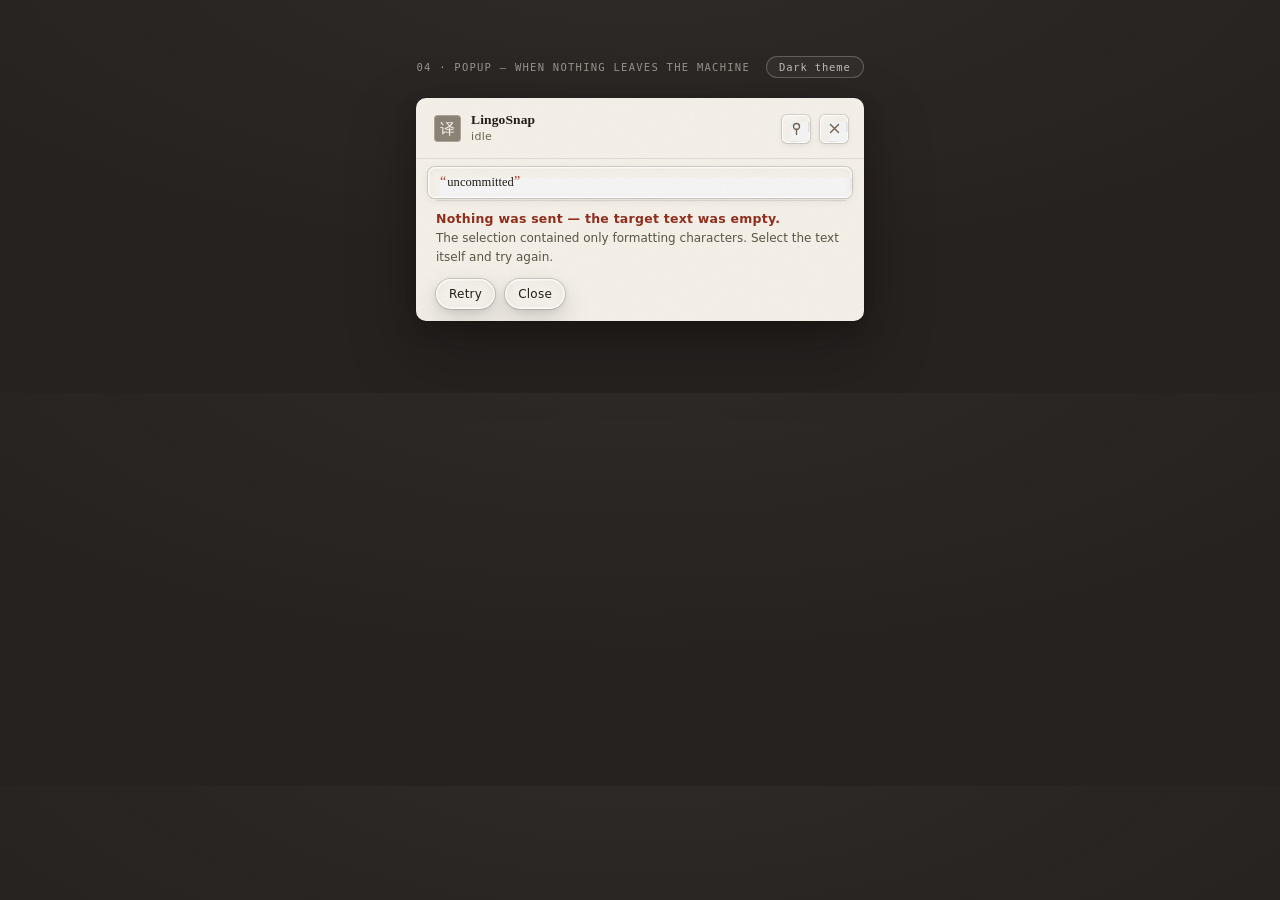
<file: selection-translate-redesign/fair-copy/ui/popup-error.html>
<!DOCTYPE html>
<html lang="en">
<head>
<meta charset="UTF-8" />
<title>LingoSnap — 04 Popup · local error</title>
<link rel="stylesheet" href="fair-copy.css" />
<style>
  body { display: flex; flex-direction: column; align-items: center; gap: 20px; padding: 56px 32px 72px; }
  .cap { font: 500 10.5px var(--mono); letter-spacing: .12em; color: rgba(241, 235, 223, .55); }
</style>
</head>
<body>

<div class="caprow"><div class="cap">04 · POPUP — WHEN NOTHING LEAVES THE MACHINE</div><button class="themebtn" type="button">Dark theme</button></div>

<div class="card pop">
  <div class="chrome">
    <div class="seal idle" aria-hidden="true">译</div>
    <div class="who">
      <strong>LingoSnap</strong>
      <span data-i18n="idle">idle</span>
    </div>
    <button class="iconbtn" type="button" title="Pin" aria-label="Pin" data-i18n-title="pin" data-i18n-aria="pin">
      <svg width="15" height="15" viewBox="0 0 15 15" fill="none" stroke="currentColor" stroke-width="1.4" stroke-linecap="round" stroke-linejoin="round">
        <path d="M7.5 9.5v4"/>
        <path d="M4.5 5.5c0-1.7 1.3-3 3-3s3 1.3 3 3c0 1.2-.7 2.2-1.5 2.8h-3C5.2 7.7 4.5 6.7 4.5 5.5z"/>
      </svg>
    </button>
    <button class="iconbtn" type="button" title="Close" aria-label="Close" data-i18n-title="close" data-i18n-aria="close" data-act="close">
      <svg width="13" height="13" viewBox="0 0 13 13" fill="none" stroke="currentColor" stroke-width="1.4" stroke-linecap="round">
        <path d="M2.5 2.5l8 8M10.5 2.5l-8 8"/>
      </svg>
    </button>
  </div>

  <div class="sourcepanel">
    <div class="target">uncommitted</div>
  </div>

  <div class="errbox">
    <div class="headline">Nothing was sent — the target text was empty.</div>
    <div class="detail">The selection contained only formatting characters. Select the text itself and try again.</div>
    <div class="actions">
      <button class="btn sm" type="button" data-act="retry" data-i18n="retry">Retry</button>
      <button class="btn sm" type="button" data-act="close" data-i18n="close">Close</button>
    </div>
  </div>
</div>

<script src="strings.js"></script>
<script src="theme.js"></script>
<script src="liquid-lens.js"></script>
</body>
</html>
</file>
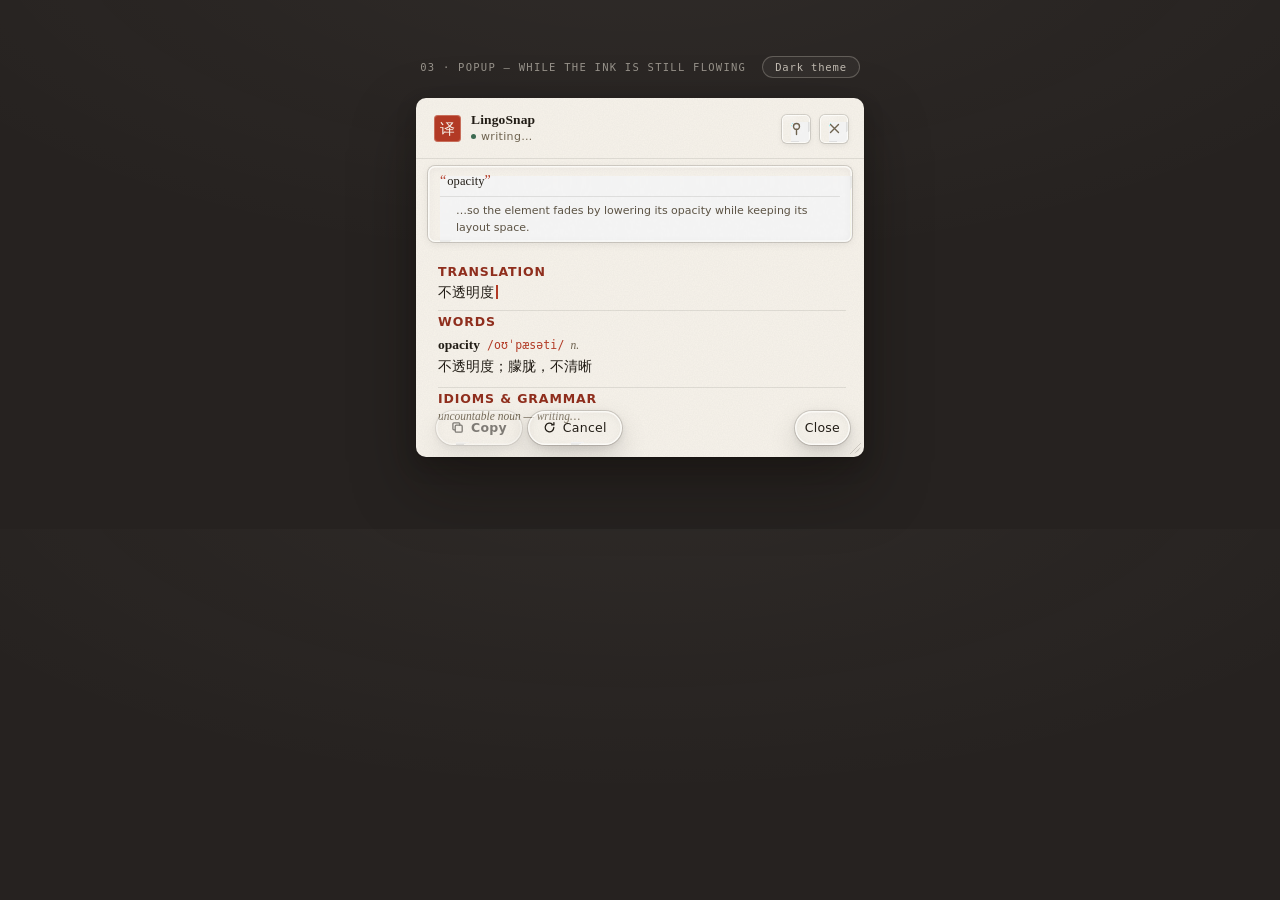
<file: selection-translate-redesign/fair-copy/ui/popup-streaming.html>
<!DOCTYPE html>
<html lang="en">
<head>
<meta charset="UTF-8" />
<title>LingoSnap — 03 Popup · streaming</title>
<link rel="stylesheet" href="fair-copy.css" />
<style>
  body { display: flex; flex-direction: column; align-items: center; gap: 20px; padding: 56px 32px 72px; }
  .cap { font: 500 10.5px var(--mono); letter-spacing: .12em; color: rgba(241, 235, 223, .55); }
</style>
</head>
<body>

<div class="caprow"><div class="cap">03 · POPUP — WHILE THE INK IS STILL FLOWING</div><button class="themebtn" type="button">Dark theme</button></div>

<div class="card pop">
  <div class="chrome">
    <div class="seal" aria-hidden="true">译</div>
    <div class="who">
      <strong>LingoSnap</strong>
      <span><i class="live-dot"></i><span class="lbl" data-i18n="writing">writing…</span></span>
    </div>
    <button class="iconbtn" type="button" title="Pin" aria-label="Pin" data-i18n-title="pin" data-i18n-aria="pin">
      <svg width="15" height="15" viewBox="0 0 15 15" fill="none" stroke="currentColor" stroke-width="1.4" stroke-linecap="round" stroke-linejoin="round">
        <path d="M7.5 9.5v4"/>
        <path d="M4.5 5.5c0-1.7 1.3-3 3-3s3 1.3 3 3c0 1.2-.7 2.2-1.5 2.8h-3C5.2 7.7 4.5 6.7 4.5 5.5z"/>
      </svg>
    </button>
    <button class="iconbtn" type="button" title="Close" aria-label="Close" data-i18n-title="close" data-i18n-aria="close" data-act="close">
      <svg width="13" height="13" viewBox="0 0 13 13" fill="none" stroke="currentColor" stroke-width="1.4" stroke-linecap="round">
        <path d="M2.5 2.5l8 8M10.5 2.5l-8 8"/>
      </svg>
    </button>
  </div>

  <div class="sourcepanel float">
    <div class="target">opacity</div>
    <div class="context">…so the element fades by lowering its opacity while keeping its layout space.</div>
  </div>


  <div class="manuscript">
    <div class="sec">
      <h3>Translation</h3>
      <div class="trans">不透明度<span class="caret" aria-hidden="true"></span></div>
    </div>
    <div class="sec">
      <h3>Words</h3>
      <div class="word">
        <span class="lemma">opacity</span><span class="ipa">/oʊˈpæsəti/</span><span class="pos">n.</span>
        <div class="sense">不透明度；朦胧，不清晰</div>
      </div>
    </div>
    <div class="sec">
      <h3>Idioms &amp; Grammar</h3>
      <p class="streaming-note">uncountable noun — writing…</p>
    </div>
  </div>

  <div class="foot">
    <button class="btn primary" type="button" disabled style="opacity:.55">
      <svg width="13" height="13" viewBox="0 0 13 13" fill="none" stroke="currentColor" stroke-width="1.3" stroke-linecap="round" stroke-linejoin="round">
        <rect x="4.2" y="4.2" width="7" height="7" rx="1.2"/>
        <path d="M8.8 4.2V2.9a1 1 0 0 0-1-1H2.9a1 1 0 0 0-1 1v4.9a1 1 0 0 0 1 1h1.3"/>
      </svg>
      <span data-i18n="copy">Copy</span>
    </button>
    <button class="btn" type="button">
      <svg width="13" height="13" viewBox="0 0 13 13" fill="none" stroke="currentColor" stroke-width="1.3" stroke-linecap="round" stroke-linejoin="round">
        <path d="M10.8 6.5a4.3 4.3 0 1 1-1.3-3.1"/>
        <path d="M10.9 1.6v2.3H8.6"/>
      </svg>
      <span data-i18n="cancel">Cancel</span>
    </button>
    <button class="btn push" type="button" style="padding:0 10px" data-act="close" data-i18n="close">Close</button>
  </div>
  <span class="resize-grip" aria-hidden="true" title="Drag to resize" data-i18n-title="resize"></span>
</div>

<script>
  // The manuscript's first section must always clear the floating glass panel,
  // whatever the quote and context wrap to — size the top padding from the panel.
  (function () {
    var sp = document.querySelector('.sourcepanel.float'), m = document.querySelector('.manuscript');
    if (!sp || !m) return;
    var fit = function () { m.style.paddingTop = (sp.offsetTop + sp.offsetHeight - m.offsetTop + 24) + 'px'; };
    fit();
    if (window.ResizeObserver) new ResizeObserver(fit).observe(sp);
    window.addEventListener('resize', fit);
  })();
</script>
<script src="strings.js"></script>
<script src="theme.js"></script>
<script src="liquid-lens.js"></script>
</body>
</html>
</file>
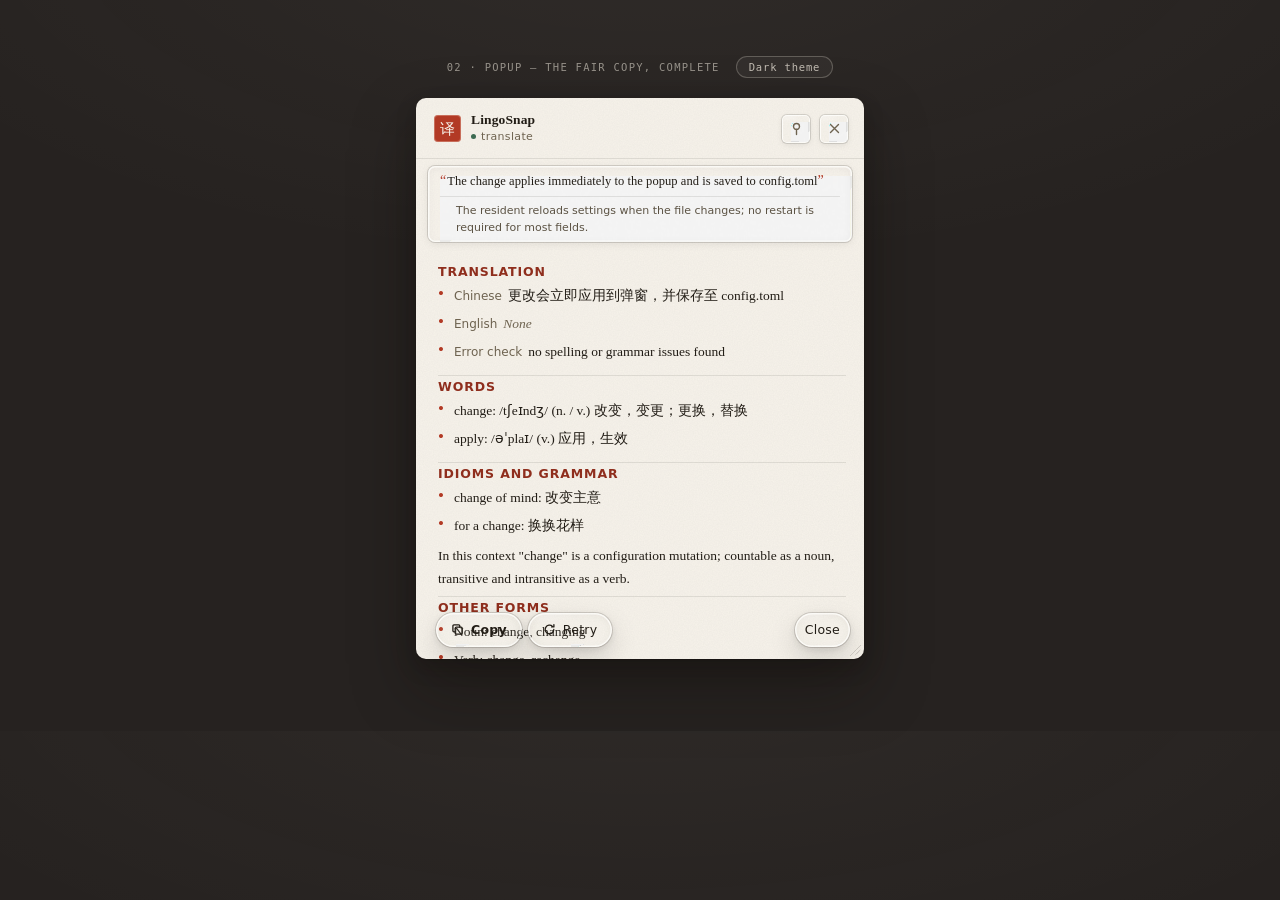
<file: selection-translate-redesign/fair-copy/ui/popup.html>
<!DOCTYPE html>
<html lang="en">
<head>
<meta charset="UTF-8" />
<title>LingoSnap — 02 Popup · the fair copy, complete</title>
<link rel="stylesheet" href="fair-copy.css" />
<style>
  body { display: flex; flex-direction: column; align-items: center; gap: 20px; padding: 56px 32px 72px; }
  .cap { font: 500 10.5px var(--mono); letter-spacing: .12em; color: rgba(241, 235, 223, .55); }
</style>
</head>
<body>

<div class="caprow"><div class="cap">02 · POPUP — THE FAIR COPY, COMPLETE</div><button class="themebtn" type="button">Dark theme</button></div>

<div class="railwrap" id="chooser" style="display:none">
  <div class="rail" role="tablist" aria-label="Profile" data-i18n-aria="profile"></div>
</div>

<div class="card pop">
  <div class="chrome">
    <div class="seal" aria-hidden="true">译</div>
    <div class="who">
      <strong>LingoSnap</strong>
      <span><i class="live-dot"></i><span class="lbl" data-i18n="ready">translate</span></span>
    </div>
    <button class="iconbtn" type="button" id="pinBtn" aria-pressed="false" title="Pin" aria-label="Pin" data-i18n-title="pin" data-i18n-aria="pin">
      <svg width="15" height="15" viewBox="0 0 15 15" fill="none" stroke="currentColor" stroke-width="1.4" stroke-linecap="round" stroke-linejoin="round">
        <path d="M7.5 9.5v4"/>
        <path d="M4.5 5.5c0-1.7 1.3-3 3-3s3 1.3 3 3c0 1.2-.7 2.2-1.5 2.8h-3C5.2 7.7 4.5 6.7 4.5 5.5z"/>
      </svg>
    </button>
    <button class="iconbtn" type="button" title="Close" aria-label="Close" data-i18n-title="close" data-i18n-aria="close" data-act="close">
      <svg width="13" height="13" viewBox="0 0 13 13" fill="none" stroke="currentColor" stroke-width="1.4" stroke-linecap="round">
        <path d="M2.5 2.5l8 8M10.5 2.5l-8 8"/>
      </svg>
    </button>
  </div>

  <div class="sourcepanel float">
    <div class="target">The change applies immediately to the popup and is saved to config.toml</div>
    <div class="context">The resident reloads settings when the file changes; no restart is required for most fields.</div>
  </div>


  <div class="manuscript">
    <div class="sec">
      <h3>Translation</h3>
      <ul>
        <li id="transLine"><span class="flabel">Chinese</span>更改会立即应用到弹窗，并保存至 <span class="alt">config.toml</span></li>
        <li><span class="flabel">English</span><span class="none">None</span></li>
        <li><span class="flabel">Error check</span>no spelling or grammar issues found</li>
      </ul>
    </div>

    <div class="sec">
      <h3>Words</h3>
      <ul>
        <li>change: /tʃeɪndʒ/ (n. / v.) 改变，变更；更换，替换</li>
        <li>apply: /əˈplaɪ/ (v.) 应用，生效</li>
      </ul>
    </div>

    <div class="sec">
      <h3>Idioms and Grammar</h3>
      <ul>
        <li>change of mind: 改变主意</li>
        <li>for a change: 换换花样</li>
      </ul>
      <p class="fineprint">In this context "change" is a configuration mutation; countable as a noun, transitive and intransitive as a verb.</p>
    </div>

    <div class="sec">
      <h3>Other Forms</h3>
      <ul>
        <li>Noun: change, changing</li>
        <li>Verb: change, rechange</li>
        <li>Adjective: changeable</li>
      </ul>
    </div>

    <div class="sec">
      <h3>Synonyms</h3>
      <p class="fineprint"><span class="none">None</span></p>
    </div>

    <div class="sec">
      <h3>Reasoning</h3>
      <p class="fineprint">Context treats <span class="alt">change</span> as a configuration mutation, so 更改 is more precise than 改变.</p>
    </div>
  </div>


  <div class="foot">
    <button class="btn primary" type="button" id="copyBtn">
      <svg width="13" height="13" viewBox="0 0 13 13" fill="none" stroke="currentColor" stroke-width="1.3" stroke-linecap="round" stroke-linejoin="round">
        <rect x="4.2" y="4.2" width="7" height="7" rx="1.2"/>
        <path d="M8.8 4.2V2.9a1 1 0 0 0-1-1H2.9a1 1 0 0 0-1 1v4.9a1 1 0 0 0 1 1h1.3"/>
      </svg>
      <span data-i18n="copy">Copy</span>
    </button>
    <button class="btn" type="button" data-act="retry">
      <svg width="13" height="13" viewBox="0 0 13 13" fill="none" stroke="currentColor" stroke-width="1.3" stroke-linecap="round" stroke-linejoin="round">
        <path d="M10.8 6.5a4.3 4.3 0 1 1-1.3-3.1"/>
        <path d="M10.9 1.6v2.3H8.6"/>
      </svg>
      <span data-i18n="retry">Retry</span>
    </button>
    <button class="btn push" type="button" style="padding:0 10px" data-act="close" data-i18n="close">Close</button>
  </div>
  <span class="resize-grip" aria-hidden="true" title="Drag to resize" data-i18n-title="resize"></span>
</div>

<script>
  const copyBtn = document.getElementById('copyBtn');
  copyBtn.addEventListener('click', async () => {
    try { var line = document.getElementById('transLine').cloneNode(true); line.querySelectorAll('.flabel').forEach(function (el) { el.remove(); }); await navigator.clipboard.writeText(line.textContent.trim()); } catch (e) {}
    copyBtn.classList.add('copied');
    const label = copyBtn.querySelector('[data-i18n]');
    label.textContent = t('copied');
    setTimeout(() => { copyBtn.classList.remove('copied'); label.textContent = t('copy'); }, 1600);
  });
  const pinBtn = document.getElementById('pinBtn');
  pinBtn.addEventListener('click', () => {
    const on = pinBtn.getAttribute('aria-pressed') === 'true';
    pinBtn.setAttribute('aria-pressed', String(!on));
  });
</script>
<script>
  // The manuscript's first section must always clear the floating glass panel,
  // whatever the quote and context wrap to — size the top padding from the panel.
  (function () {
    var sp = document.querySelector('.sourcepanel.float'), m = document.querySelector('.manuscript');
    if (!sp || !m) return;
    var fit = function () { m.style.paddingTop = (sp.offsetTop + sp.offsetHeight - m.offsetTop + 24) + 'px'; };
    fit();
    if (window.ResizeObserver) new ResizeObserver(fit).observe(sp);
    window.addEventListener('resize', fit);
  })();
</script>
<script src="strings.js"></script>
<script src="theme.js"></script>
<script src="liquid-lens.js"></script>
</body>
</html>
</file>
<file: selection-translate-redesign/fair-copy/ui/fair-copy.css>
:root {
    /* Fair Copy palette — fine paper, warm ink, one vermilion review ink */
    --paper:    #F7F3EB;
    --paper-2:  #EFE9DD;  /* inset fields, quotation ground */
    --paper-3:  #E8E1D2;  /* pressed / hover field */
    --ink:      #221D16;
    --ink-soft: #5C5344;  /* secondary body, ≥5:1 on paper */
    --ink-faint:#6E6350;  /* labels, captions */
    --rule:     rgba(34, 29, 22, .18);
    --rule-soft:rgba(34, 29, 22, .10);
    --seal:     #B23A25;  /* vermilion review ink */
    --seal-deep:#8F2E1D;
    --ledger:   #3D6B52;  /* factual ok */
    --desk:     #262220;

    --serif: Georgia, "Times New Roman", "Microsoft YaHei", serif;
    --ui: "Segoe UI Variable Text", "Segoe UI", system-ui, "Microsoft YaHei UI", sans-serif;
    --mono: "Cascadia Code", Consolas, ui-monospace, monospace;
    --cjk: "Microsoft YaHei", "Microsoft YaHei UI", "PingFang SC", "Noto Sans CJK SC", sans-serif;

    --lift: 0 1px 1px rgba(15, 12, 8, .20), 0 8px 20px rgba(15, 12, 8, .24),
            0 28px 64px rgba(15, 12, 8, .34);
    --r-card: 10px;
    --r-ctl: 5px;

    /* button glass materials (one recipe, themed) */
    --btn-fill: rgba(255, 253, 247, .06);
    --btn-primary-bg:
      radial-gradient(120% 70% at 18% 0%, rgba(255, 246, 235, .16), rgba(255, 246, 235, 0) 45%),
      linear-gradient(180deg, rgba(66, 59, 48, .88), rgba(34, 29, 22, .84));
    --btn-primary-ink: var(--paper);
    --btn-danger-fill: rgba(255, 240, 233, .14);
    --panel-fill: rgba(255, 253, 247, .08);
    --rim: rgba(255, 255, 252, .75);
    --inner-shade: rgba(34, 29, 22, .05);
    --edge: rgba(34, 29, 22, .16);
    --glare1: rgba(255, 255, 255, .30);
    --glare2: rgba(255, 255, 255, .15);
    --raised: #FBF8F1;
    --nav-bg: #F4EFE5;
    --titlebar-bg: linear-gradient(var(--paper), #F4EFE5);
    --fibre: url("data:image/svg+xml,%3Csvg xmlns='http://www.w3.org/2000/svg' width='280' height='280'%3E%3Cfilter id='f'%3E%3CfeTurbulence type='fractalNoise' baseFrequency='0.8' numOctaves='2' stitchTiles='stitch'/%3E%3CfeColorMatrix values='0 0 0 0 0.13 0 0 0 0 0.11 0 0 0 0 0.08 0 0 0 0.06 0'/%3E%3C/filter%3E%3Crect width='280' height='280' filter='url(%23f)'/%3E%3C/svg%3E");
    --scroll: rgba(34, 29, 22, .28);
    --scroll-thumb: rgba(34, 29, 22, .26);
    --select-bg: rgba(178, 58, 37, .18);
    --edge-soft: rgba(34, 29, 22, .14);
    --rail-bg: rgba(247, 243, 235, .45);

    color-scheme: light;
  }

  /* ——— Dark theme: the desk after dusk. Same family, inverted materials. ——— */
  [data-theme="dark"] {
    color-scheme: dark;
    --paper:    #26211B;
    --paper-2:  #1D1914;
    --paper-3:  #38312A;
    --ink:      #EFE8DC;
    --ink-soft: #B8AC9B;
    --ink-faint:#9A8D7C;
    --rule:     rgba(239, 232, 220, .17);
    --rule-soft:rgba(239, 232, 220, .09);
    --seal:     #E0654A;
    --seal-deep:#F08A6E;
    --ledger:   #7CBE97;
    --desk:     #14110E;
    --btn-fill: rgba(255, 255, 255, .05);
    --btn-primary-ink: #EFE8DC;
    --btn-danger-fill: rgba(224, 101, 74, .12);
    --panel-fill: rgba(255, 255, 255, .04);
    --rim: rgba(255, 244, 230, .22);
    --inner-shade: rgba(0, 0, 0, .2);
    --edge: rgba(0, 0, 0, .4);
    --glare1: rgba(255, 255, 255, .13);
    --glare2: rgba(255, 255, 255, .06);
    --raised: #2E2822;
    --nav-bg: #221E18;
    --titlebar-bg: linear-gradient(#2B251E, #221E18);
    --fibre: url("data:image/svg+xml,%3Csvg xmlns='http://www.w3.org/2000/svg' width='280' height='280'%3E%3Cfilter id='f'%3E%3CfeTurbulence type='fractalNoise' baseFrequency='0.8' numOctaves='2' stitchTiles='stitch'/%3E%3CfeColorMatrix values='0 0 0 0 0.94 0 0 0 0 0.91 0 0 0 0 0.86 0 0 0 0.035 0'/%3E%3C/filter%3E%3Crect width='280' height='280' filter='url(%23f)'/%3E%3C/svg%3E");
    --scroll: rgba(239, 232, 220, .30);
    --scroll-thumb: rgba(239, 232, 220, .28);
    --select-bg: rgba(224, 101, 74, .32);
    --edge-soft: rgba(0, 0, 0, .4);
    --rail-bg: rgba(38, 33, 27, .55);
    --lift: 0 1px 1px rgba(0, 0, 0, .42), 0 8px 20px rgba(0, 0, 0, .46),
            0 28px 64px rgba(0, 0, 0, .5);
  }

  * { box-sizing: border-box; margin: 0; padding: 0; }

  * {
    scrollbar-width: thin;
    scrollbar-color: var(--scroll) transparent;
  }
  ::-webkit-scrollbar { width: 10px; height: 10px; }
  ::-webkit-scrollbar-track { background: transparent; }
  ::-webkit-scrollbar-thumb {
    background: var(--scroll-thumb);
    border-radius: 999px;
    border: 3px solid transparent;
    background-clip: padding-box;
  }

  ::selection { background: var(--select-bg); }
  :focus-visible { outline: 2px solid var(--seal); outline-offset: 2px; }

  html { -webkit-font-smoothing: antialiased; text-rendering: optimizeLegibility; }

  body {
    font-family: var(--ui);
    font-size: 13px;
    line-height: 1.5;
    color: var(--ink);
    background:
      radial-gradient(1200px 500px at 50% -80px, rgba(255, 248, 236, .045), transparent 70%),
      var(--desk);
    padding: 44px 28px 96px;
  }

  /* ——— Spec sheet chrome (documentation, not product) ——— */
  .doc { max-width: 960px; margin: 0 auto 40px; }
  .doc .aigc { font-size: 10px; color: rgba(247, 243, 235, .58); margin-bottom: 10px; letter-spacing: .04em; }
  .doc h1 { font: italic 600 24px/1.3 var(--serif); color: #F1EBDF; letter-spacing: .01em; }
  .doc p  { font-size: 12.5px; color: rgba(241, 235, 223, .78); max-width: 640px; margin-top: 6px; }

  .sheet { max-width: 960px; margin: 0 auto 56px; }
  .sheet > h2 {
    font: 500 11px var(--mono);
    color: rgba(241, 235, 223, .72);
    letter-spacing: .12em;
    margin-bottom: 16px;
  }
  .sheet > .lead { font: italic 13.5px/1.6 var(--serif); color: rgba(241, 235, 223, .78); margin: -8px 0 16px; max-width: 620px; }

  /* ——— The paper card ——— */
  .card {
    /* faint warm fiber under the color so glass buttons blur real material */
    background:
      var(--fibre)
      var(--paper);
    border-radius: var(--r-card);
    box-shadow: var(--lift);
  }

  .pop { width: 448px; overflow: hidden; position: relative; }

  /* Spine rule — the bound-edge device, 1px only */
  .spine { border-left: 1px solid rgba(178, 58, 37, .55); }

  .chrome {
    display: flex;
    align-items: center;
    gap: 10px;
    padding: 14px 16px 12px 18px;
    border-bottom: 1px solid var(--rule-soft);
  }
  .seal {
    width: 27px; height: 27px;
    border-radius: 4px;
    background: var(--seal);
    color: var(--paper);
    font: 15px/1 var(--cjk);
    display: grid; place-items: center;
    box-shadow: inset 0 0 0 1px rgba(255, 244, 230, .28);
    flex-shrink: 0;
  }
  /* The seal greys out when the card has nothing to show (error / idle). */
  .seal.idle { background: #8A8375; }
  [data-theme="dark"] .seal.idle { background: #6B6254; }
  .who { flex: 1; min-width: 0; }
  .who strong { display: block; font: 600 13.5px/1.2 var(--serif); letter-spacing: .01em; }
  .who span { display: block; font-size: 11px; color: var(--ink-faint); letter-spacing: .03em; margin-top: 1px; }
  /* A translatable label inside the status line stays on the same line as the dot. */
  .who span.lbl { display: inline; font-size: inherit; letter-spacing: inherit; margin-top: 0; }
  .who .live-dot {
    display: inline-block; width: 5px; height: 5px; border-radius: 50%;
    background: var(--ledger); margin-right: 5px; vertical-align: 1px;
  }

  .iconbtn {
    width: 28px; height: 28px;
    display: grid; place-items: center;
    border: none;
    color: var(--ink-faint);
    border-radius: var(--r-ctl);
    background:
      radial-gradient(120% 70% at 18% 0%, var(--glare1), rgba(255, 255, 255, 0) 45%),
      var(--btn-fill);
    -webkit-backdrop-filter: blur(1px) saturate(1.05);
    backdrop-filter: blur(1px) saturate(1.05);
    box-shadow:
      inset 0 0 0 1px var(--rim),
      0 0 0 1px var(--edge-soft),
      0 2px 6px rgba(15, 12, 8, .08);
    transition: color .15s ease, filter .15s ease;
  }
  .iconbtn:hover { color: var(--ink); filter: brightness(1.05); }
  .iconbtn[aria-pressed="true"] {
    color: var(--seal);
    background: rgba(178, 58, 37, .10);
    box-shadow:
      inset 0 0 0 1px rgba(178, 58, 37, .45),
      0 0 0 1px var(--edge-soft),
      0 2px 6px rgba(15, 12, 8, .08);
  }
  /* A pinned card's pin is inked in, not just tinted. */
  .iconbtn[aria-pressed="true"] svg path:last-child { fill: currentColor; }
  .iconbtn svg { display: block; }

  /* ——— Quotation: target + context in one glass panel (button material) ——— */
  .sourcepanel {
    margin: 8px 12px 2px;
    padding: 5px 12px 6px;
    border-radius: 7px;
    background: var(--panel-fill);
    -webkit-backdrop-filter: blur(1px) saturate(1.05);
    backdrop-filter: blur(1px) saturate(1.05);
    box-shadow:
      inset 0 0 0 1.5px var(--rim),
      inset 0 2px 10px var(--inner-shade),
      0 0 0 1px var(--edge),
      0 2px 8px rgba(15, 12, 8, .08);
  }
  /* Floating variant: hovers over the scrolling manuscript — the result text
     passes beneath it and is covered by the glass as you scroll. */
  .sourcepanel.float {
    position: absolute;
    top: 68px; left: 12px; right: 12px;
    margin: 0;
    z-index: 2;
  }
  .target {
    font: 500 12.5px/1.6 var(--serif);
    letter-spacing: .005em;
    /* One hanging edge: the quote mark hangs left; every text line — first,
       wrapped, and the context beneath — starts at the same x. */
    padding-left: 16px;
    text-indent: -16px;
    white-space: pre-wrap;
    word-break: break-word;
    overflow-wrap: anywhere;
  }
  .target::before { content: "“"; color: var(--seal); font-size: 14px; line-height: 1; margin-right: 1px; }
  .target::after  { content: "”"; color: var(--seal); font-size: 14px; line-height: 1; }

  .context {
    margin-top: 5px;
    padding: 5px 0 0 16px;
    border-top: 1px solid var(--rule-soft);
    font: 11px/1.55 var(--ui);
    color: var(--ink-soft);
    white-space: pre-wrap;
    word-break: break-word;
    /* The glass quotation never crowds out the result: at most three
       context lines (the bounded sentence fits them at the default card
       width); anything longer scrolls inside the panel. In em, so any
       font-size override keeps whole lines. */
    max-height: calc(1em * 1.55 * 3 + 5px);
    overflow-y: auto;
    overscroll-behavior: contain;
  }
  /* A long selection scrolls inside the glass too: three lines beside a
     context, four when it stands alone — enough to read the selection at a
     glance while the result keeps the card. In em, so the History detail's
     larger quote still shows whole lines, never a half-cut one. */
  .sourcepanel .target {
    max-height: calc(1em * 1.6 * 3);
    overflow-y: auto;
    overscroll-behavior: contain;
  }
  .sourcepanel .context, .sourcepanel .target { scrollbar-width: thin; }
  .sourcepanel:not(:has(.context:not(:empty))) .target { max-height: calc(1em * 1.6 * 4); }
  .sourcepanel ::-webkit-scrollbar { width: 6px; }
  .sourcepanel ::-webkit-scrollbar-thumb { border-width: 1px; }

  .rulemark {
    display: flex; align-items: center; gap: 8px;
    margin: 2px 18px 0 20px;
    color: var(--ink-faint);
  }
  .rulemark::before, .rulemark::after { content: ""; flex: 1; border-top: 1px solid var(--rule-soft); }
  .rulemark i { font: 12px var(--serif); font-style: normal; color: var(--seal); }

  /* ——— Result manuscript ———
     Hierarchy: the translation is the hero of the sheet; section headings are
     quiet editorial labels so the result text, not its chrome, carries the size. */
  .manuscript { padding: 114px 18px 30px 22px; max-height: 500px; overflow: auto; scrollbar-width: none; }
  .manuscript::-webkit-scrollbar { display: none; }

  .sec { padding: 5px 0 5px; }
  .sec:first-child { padding-top: 0; }
  .sec + .sec { border-top: 1px solid var(--rule-soft); }

  .sec > h3 {
    display: flex; align-items: baseline; gap: 7px;
    font: 600 12.5px/1 var(--ui);
    letter-spacing: .07em; text-transform: uppercase;
    color: var(--seal-deep);
    margin-bottom: 4px;
  }
  .sec > h3 .rm {
    font: 600 13.5px var(--serif);
    color: var(--seal);
    letter-spacing: 0;
  }

  /* Latin runs take Georgia; CJK falls through to SimSun — no typewriter Latin. */
  /* ONE body style for all section text — 13.5px/1.7 Georgia/YaHei.
     Titles (12.5px tracked caps + vermilion mark) are the only other style. */
  .trans {
    font: 13.5px/1.7 var(--serif);
    letter-spacing: 0;
    color: var(--ink);
  }
  .trans .alt { font: 500 12.5px var(--mono); color: var(--ink-soft); }
  .trans .pair-en { font: 14px/1.55 var(--serif); color: var(--ink-soft); }

  .word { padding: 2px 0 3px; }
  .word + .word { border-top: 1px solid var(--rule-soft); }
  .word .lemma { font: 600 13.5px var(--serif); }
  .word .ipa { font: 11.5px var(--mono); color: var(--seal); margin-left: 7px; letter-spacing: .01em; }
  .word .pos { font: italic 11.5px var(--serif); color: var(--ink-faint); margin-left: 6px; }
  .word .sense { font: 13.5px/1.7 var(--serif); color: var(--ink); margin-top: 2px; }

  .idiom { display: flex; gap: 8px; padding: 1.5px 0; font: 13.5px/1.7 var(--serif); }
  .idiom .en { font: inherit; font-weight: 400; white-space: nowrap; }
  .idiom .dash { color: var(--rule); }

  .fineprint { font: 13.5px/1.7 var(--serif); color: var(--ink); }

  /* Field labels ("Chinese:") and empty answers ("None") are the only muted text
     inside a result; everything else is ink. */
  .manuscript .flabel, .houtput .flabel {
    font: 12px var(--ui);
    color: var(--ink-faint);
    margin-right: 6px;
  }
  .manuscript .none, .houtput .none {
    color: var(--ink-faint);
    font-style: italic;
  }

  .checkline { display: flex; align-items: baseline; gap: 7px; font: 13.5px/1.7 var(--serif); color: var(--ink-soft); }
  .checkline .tick { color: var(--ledger); font: 600 11px var(--ui); letter-spacing: .05em; }

  .reason { font: 13.5px/1.7 var(--serif); color: var(--ink-soft); }
  .reason code { font: 11.5px var(--mono); color: var(--seal); font-style: normal; }

  /* Any markdown maps into the manuscript: lists, emphasis, quotes, code. */
  .manuscript ul, .houtput ul {
    list-style: none;
    margin: 2px 0 4px;
  }
  .manuscript ul li, .houtput ul li {
    font: 13.5px/1.7 var(--serif);
    padding: 2.5px 0 2.5px 16px;
    position: relative;
  }
  .manuscript ul li::before, .houtput ul li::before {
    content: "•";
    position: absolute; left: 0;
    color: var(--seal);
    font-size: 17px;
    line-height: 1;
  }
  .manuscript strong, .houtput strong { font-weight: 600; }
  .manuscript blockquote, .houtput blockquote {
    margin: 4px 0;
    padding: 3px 0 3px 12px;
    border-left: 1px solid var(--rule);
    color: var(--ink);
    font-style: italic;
  }
  .manuscript table, .houtput table {
    width: 100%;
    border-collapse: collapse;
    font: 12px/1.5 var(--ui);
    margin: 2px 0 4px;
  }
  .manuscript th, .houtput th {
    font: 600 10.5px var(--ui);
    letter-spacing: .08em; text-transform: uppercase;
    color: var(--ink-faint);
    text-align: left;
    padding: 4px 8px 4px 0;
    border-bottom: 1px solid var(--rule);
  }
  .manuscript td, .houtput td {
    font: 12.5px var(--ui);
    padding: 5px 8px 5px 0;
    border-bottom: 1px solid var(--rule-soft);
  }

  /* ——— Footer actions ——— */
  /* The action buttons float over the manuscript's beneath edge — the glass
     buttons are the only material here. The manuscript's scroll viewport ends
     AT the card's bottom edge: text clips at the popup's edge like a text
     field, never on a hidden line above it. */
  .foot {
    display: flex; align-items: center; gap: 6px;
    padding: 0 14px 12px 20px;
    position: absolute;
    left: 0; right: 0; bottom: 0;
    z-index: 2;
  }
  /* Liquid glass — action chrome only; warm glass pressed over paper,
     never the cool demo glass. Primary is smoked-ink glass, danger is
     seal-tinted glass, copied is ledger glass. */
  .btn {
    display: inline-flex; align-items: center; gap: 7px;
    height: 34px; padding: 0 15px;
    border: none;
    border-radius: 999px;
    font: 500 12.5px var(--ui);
    letter-spacing: .02em;
    color: var(--ink);
    background:
      radial-gradient(120% 70% at 18% 0%, var(--glare1), rgba(255, 255, 255, 0) 45%),
      radial-gradient(140% 80% at 85% 105%, var(--glare2), rgba(255, 255, 255, 0) 40%),
      var(--btn-fill);
    -webkit-backdrop-filter: blur(1px) saturate(1.05);
    backdrop-filter: blur(1px) saturate(1.05);
    /* per-element refraction — JS builds a rounded-rect SDF lens per button */
    box-shadow:
      inset 0 0 0 1.5px var(--rim),
      inset 0 2px 10px var(--inner-shade),
      0 0 0 1px var(--edge),
      0 2px 8px rgba(15, 12, 8, .10),
      0 12px 28px rgba(15, 12, 8, .15);
    transition: box-shadow .16s ease, filter .16s ease, transform .16s ease, color .16s ease;
  }
  .btn:hover {
    filter: brightness(1.04);
    box-shadow:
      inset 0 0 0 1.5px var(--rim),
      inset 0 2px 10px var(--inner-shade),
      0 0 0 1px var(--edge),
      0 3px 10px rgba(15, 12, 8, .12),
      0 14px 32px rgba(15, 12, 8, .18);
  }
  .btn:active { transform: scale(.97); filter: brightness(.985); }
  .btn:disabled { filter: saturate(.6); opacity: .55; pointer-events: none; }
  /* Primary is the same glass as every button — only weight 600 marks it. */
  .btn.primary { font-weight: 600; }
  /* One glass material, one smoked emphasis — semantics live in text color. */
  .btn.danger { color: var(--seal-deep); }
  .btn.sm { height: 30px; padding: 0 13px; font-size: 12px; }
  .foot .push { margin-left: auto; }
  .btn svg { flex-shrink: 0; }

  /* Resize grip — the card's lower-right corner can be dragged (as can any
     edge); two hairlines in the rule ink mark the corner. */
  .resize-grip {
    position: absolute; right: 3px; bottom: 3px; z-index: 3;
    width: 11px; height: 11px;
    cursor: nwse-resize;
    background:
      linear-gradient(135deg, transparent 0 46%, var(--rule) 46% 54%, transparent 54% 68%,
                      var(--rule) 68% 76%, transparent 76%);
    border-bottom-right-radius: var(--r-card);
    opacity: .9;
  }

  /* ——— Chooser ——— */
  /* Chooser — the original's horizontal profile rail, recut in paper */
  .railwrap { display: flex; flex-direction: column; align-items: flex-start; gap: 10px; }
  .rail {
    display: inline-flex; align-items: center; gap: 2px;
    /* Partially transparent: an opaque slab behind glass pills reads as a
       solid rectangle over the screen; the tint must let it show through. */
    background: var(--rail-bg);
    border-radius: 999px;
    padding: 5px 6px;
    box-shadow: var(--lift);
  }
  .rpill {
    border: none;
    font: 500 12.5px var(--ui); letter-spacing: .01em;
    color: var(--ink);
    padding: 8px 15px;
    border-radius: 999px;
    background:
      radial-gradient(120% 70% at 18% 0%, var(--glare1), rgba(255, 255, 255, 0) 45%),
      radial-gradient(140% 80% at 85% 105%, var(--glare2), rgba(255, 255, 255, 0) 40%),
      var(--btn-fill);
    -webkit-backdrop-filter: blur(1px) saturate(1.05);
    backdrop-filter: blur(1px) saturate(1.05);
    box-shadow:
      inset 0 0 0 1.5px var(--rim),
      inset 0 2px 10px var(--inner-shade),
      0 0 0 1px var(--edge),
      0 2px 8px rgba(15, 12, 8, .10),
      0 12px 28px rgba(15, 12, 8, .15);
    transition: filter .15s ease, color .15s ease;
  }
  .rpill:hover { filter: brightness(1.04); }
  .rpill.on {
    color: var(--btn-primary-ink); font-weight: 600;
    background: var(--btn-primary-bg);
  }
  .rdiv { width: 1px; align-self: stretch; margin: 4px 3px; background: var(--rule-soft); }
  .rmore { display: inline-flex; align-items: center; gap: 6px; color: var(--ink); }
  /* The overflow list: a dropdown wing of the rail — same paper, same
     padding, same shadow; the same glass pills inside. */
  /* The overflow list: the rail's capsule stood upright — a taller pill
     holding the same glass pills, with room for the rounded ends to read. */
  .rmenu {
    display: flex; flex-direction: column; gap: 3px;
    background: var(--rail-bg);
    padding: 5px 6px;
    border-radius: 21px;
    box-shadow: var(--lift);
    align-self: flex-end;
    width: max-content;
  }
  .rmenu .rpill { width: 100%; justify-content: center; }

  /* ——— Streaming state ——— */
  .caret {
    display: inline-block;
    width: 2px; height: 1em;
    background: var(--seal);
    vertical-align: -0.12em;
    margin-left: 2px;
    animation: blink 1.1s steps(2, start) infinite;
  }
  @keyframes blink { 50% { opacity: 0; } }
  .streaming-note { font: italic 11.5px var(--serif); color: var(--ink-faint); }

  /* ——— Error state ——— */
  .errbox {
    margin: 0 18px 0 20px;
    padding: 10px 0 12px;
    border-top: 1px solid var(--rule-soft);
  }
  .errbox .headline { font: 600 12.5px var(--ui); color: var(--seal-deep); letter-spacing: .02em; }
  .errbox .detail { font: 12px/1.6 var(--ui); color: var(--ink-soft); margin-top: 3px; }

  /* ——— Manager shell ——— */
  /* The manager is a fixed-size window: titlebar, tab bar and page area hold
     a constant frame, and the active page slides inside its region. */
  .shell { width: 860px; height: 700px; display: flex; flex-direction: column; overflow: hidden; }
  .titlebar {
    display: flex; align-items: center; gap: 9px;
    padding: 10px 14px;
    border-bottom: 1px solid var(--rule-soft);
    background: var(--titlebar-bg);
  }
  .titlebar .seal { width: 20px; height: 20px; font-size: 11px; border-radius: 3px; }
  .titlebar strong { font: 600 12.5px var(--serif); letter-spacing: .01em; }
  .titlebar .live {
    margin-left: auto;
    display: flex; align-items: center; gap: 7px;
    font-size: 11px; color: var(--ink-soft);
  }
  .titlebar .live i {
    width: 6px; height: 6px; border-radius: 50%;
    background: var(--ledger); display: block;
  }

  .mbody { display: flex; flex-direction: column; flex: 1; min-height: 0; }
  .mnav {
    display: flex; align-items: center; gap: 6px;
    flex-shrink: 0;
    padding: 8px 14px;
    border-bottom: 1px solid var(--rule-soft);
    background: var(--nav-bg);
  }
  .mnav button {
    display: flex; align-items: baseline; gap: 8px;
    border: none;
    text-align: left;
    font: 13px var(--ui);
    color: var(--ink);
    padding: 7px 14px;
    border-radius: 6px;
    background:
      radial-gradient(120% 70% at 18% 0%, var(--glare1), rgba(255, 255, 255, 0) 45%),
      var(--btn-fill);
    -webkit-backdrop-filter: blur(1px) saturate(1.05);
    backdrop-filter: blur(1px) saturate(1.05);
    box-shadow:
      inset 0 0 0 1px var(--rim),
      0 0 0 1px var(--edge-soft),
      0 2px 6px rgba(15, 12, 8, .08);
    transition: filter .15s ease, color .15s ease;
  }
  .mnav button:hover { filter: brightness(1.05); }
  .mnav button .mark { visibility: hidden; font: 12px var(--serif); color: var(--seal); }
  .mnav button.on {
    color: var(--btn-primary-ink); font-weight: 600;
    background: var(--btn-primary-bg);
    box-shadow:
      inset 0 0 0 1px rgba(255, 244, 230, .3),
      0 2px 8px rgba(15, 12, 8, .16);
  }
  .mnav button.on .mark { visibility: visible; }

  .mpage { padding: 22px 28px 26px; overflow: auto; flex: 1; min-height: 0; max-height: none; }
  .mpage > h2, .pagehead h2 { font: 600 21px/1.3 var(--serif); letter-spacing: .005em; }
  .mpage > .sub { font-size: 12.5px; color: var(--ink-soft); margin: 3px 0 18px; }
  .pagehead { display: flex; align-items: baseline; gap: 12px; }
  .savenote {
    font: 500 11px var(--ui);
    letter-spacing: .04em;
    color: var(--ledger);
    opacity: 0;
    transition: opacity .4s ease;
  }
  .savenote.show { opacity: 1; }

  .group { margin-bottom: 18px; }
  .group > .glabel {
    font: 600 10.5px var(--ui);
    letter-spacing: .1em; text-transform: uppercase;
    color: var(--ink-faint);
    padding-bottom: 6px;
    border-bottom: 1px solid var(--rule);
    margin-bottom: 10px;
  }
  .group > .glabel .rm { font: 12px var(--serif); color: var(--seal); margin-right: 7px; text-transform: none; }

  /* Field anatomy: label above input, light function hint beneath. */
  .fields2 { display: grid; grid-template-columns: 1fr 1fr; gap: 14px 22px; }
  .field { display: flex; flex-direction: column; gap: 5px; min-width: 0; }
  .field > label {
    display: flex; align-items: baseline; gap: 6px;
    font: 500 11.5px var(--ui);
    color: var(--ink-soft);
  }
  .fhint { font: 11px/1.45 var(--ui); color: var(--ink-faint); }
  .field.span2 { grid-column: 1 / -1; }
  /* Custom dropdown — native option lists can't wear the paper style. */
  .pidbtn { display: flex; align-items: center; justify-content: space-between; gap: 8px; width: 100%; text-align: left; cursor: pointer; }
  .pidbtn svg { flex-shrink: 0; transition: transform .15s ease; }
  .select.open .pidbtn svg { transform: rotate(180deg); }
  .pmenu {
    position: absolute; top: calc(100% + 4px); left: 0; right: 0;
    z-index: 6;
    background: var(--paper);
    border: 1px solid var(--rule);
    border-radius: 8px;
    box-shadow: var(--lift);
    padding: 4px;
  }
  .pmenu .pitem {
    padding: 6px 10px;
    border-radius: 5px;
    font: 12px var(--ui);
    color: var(--ink);
    cursor: pointer;
  }
  .pmenu .pitem:hover { background: var(--paper-2); }
  .pmenu .pitem.on { color: var(--seal-deep); }
  .pmenu .pitem.on::before { content: "※ "; color: var(--seal); }

  /* Profiles order — the user arranges the chooser rail. */
  .orderlist {
    border: 1px solid var(--rule);
    border-radius: 6px;
    max-height: 320px;
    overflow-y: auto;
  }
  .orderrow {
    display: flex; align-items: center; gap: 10px;
    padding: 6px 8px 6px 12px;
    background: var(--paper);
  }
  .ogrip {
    display: inline-flex; align-items: center;
    color: var(--ink-faint);
    cursor: grab;
    padding: 2px 4px 2px 0;
  }
  .ogrip:hover { color: var(--ink-soft); }
  .ogrip:active { cursor: grabbing; }
  .orderrow.drop-above { box-shadow: inset 0 2px 0 var(--seal); }
  .orderrow.drop-below { box-shadow: inset 0 -2px 0 var(--seal); }
  .orderrow + .orderrow, .odivider + .orderrow { border-top: 1px solid var(--rule-soft); }
  .orderrow .oname { font: 600 13px var(--serif); }
  .orderrow .oid { font: 11px var(--mono); color: var(--ink-faint); }
  .orderrow .omove { margin-left: auto; display: flex; gap: 2px; }
  .orderrow .iconbtn { width: 22px; height: 22px; border-radius: 4px; }
  .iconbtn:disabled { opacity: .35; }
  .odivider {
    font: 500 9.5px var(--mono);
    letter-spacing: .12em; text-transform: uppercase;
    color: var(--ink-faint);
    padding: 3px 12px;
    background: var(--paper-2);
  }
  .ogrip svg { display: block; }

  .input {
    caret-color: var(--seal);
    width: 100%;
    min-height: 34px;
    background: var(--paper-2);
    border: 1px solid var(--rule);
    border-radius: var(--r-ctl);
    color: var(--ink);
    font: 12px/1.5 var(--mono);
    padding: 7px 10px;
  }
  .input::placeholder {
    color: var(--ink-faint);
    font-style: italic;
  }
  .req { color: var(--seal); font-weight: 600; margin-left: 2px; }
  .deftag {
    font: 500 9.5px var(--ui);
    letter-spacing: .06em; text-transform: uppercase;
    color: var(--ink-faint);
    border: 1px solid var(--rule);
    border-radius: 3px;
    padding: 0 4px;
    margin-left: 6px;
    vertical-align: 1px;
  }
  .input.ui { font-family: var(--ui); font-size: 12.5px; }
  .input.area {
    min-height: 0; height: 100%;
    resize: none;
    line-height: 1.6;
    white-space: pre-wrap;
  }
  .select {
    position: relative;
  }
  .select .input { padding-right: 26px; }
  .select svg {
    position: absolute; right: 9px; top: 50%;
    transform: translateY(-50%);
    color: var(--ink-faint);
    pointer-events: none;
  }

  .actions { display: flex; align-items: center; gap: 10px; flex-wrap: wrap; margin-top: 12px; }
  .statnote { display: flex; align-items: center; gap: 7px; font-size: 11.5px; color: var(--ink-soft); }
  .statnote i { width: 6px; height: 6px; border-radius: 50%; background: var(--ledger); }
  .vaultnote { font-size: 12px; color: var(--ink-faint); margin-top: 10px; }
  .vaultnote code { font: 11px var(--mono); color: var(--seal); }

  .edgrid { display: grid; grid-template-columns: 1fr 1fr; gap: 12px; margin-top: 12px; }
  .edcol { display: flex; flex-direction: column; }
  .edcol > label {
    font: 600 10.5px var(--ui);
    letter-spacing: .1em; text-transform: uppercase;
    color: var(--ink-faint);
    margin-bottom: 6px;
  }
  .edcol .input.area { flex: 1; min-height: 150px; }

  /* History */
  /* History toolbar — search grows, filters and refresh ride the same row. */
  .htoolbar { display: flex; gap: 8px; margin-bottom: 14px; }
  .hsearch { position: relative; flex: 1; min-width: 0; }
  .hsearch svg {
    position: absolute; left: 10px; top: 50%;
    transform: translateY(-50%);
    color: var(--ink-faint);
  }
  .hsearch .input { padding-left: 28px; }
  .htoolbar .select { width: 128px; flex-shrink: 0; }
  .hsplit { display: grid; grid-template-columns: 272px 1fr; gap: 14px; align-items: stretch; }
  .hlist {
    border: 1px solid var(--rule);
    border-radius: 6px;
    background: var(--raised);
    overflow: auto;
    height: 100%;
    max-height: none;
  }
  .hitem { padding: 8px 12px 9px; border-bottom: 1px solid var(--rule-soft); cursor: pointer; }
  .hitem:last-child { border-bottom: none; }
  .hitem:hover { background: var(--paper-2); }
  .hitem.on { background: var(--paper-2); }
  .hitem.on .ht::before { content: "※ "; color: var(--seal); }
  .htop { display: flex; align-items: baseline; gap: 8px; }
  .ht { font: 600 13px var(--serif); flex: 1; min-width: 0; overflow: hidden; text-overflow: ellipsis; white-space: nowrap; }
  .htime { font: 11px var(--serif); color: var(--ink-faint); }
  .hp { font: 12px var(--cjk); color: var(--ink-soft); margin-top: 1px; }
  .hmeta { display: flex; gap: 8px; margin-top: 4px; }
  .hprof {
    font: 500 9.5px var(--mono);
    letter-spacing: .06em; text-transform: uppercase;
    color: var(--seal);
  }
  .hsrc { font: 10px var(--ui); color: var(--ink-faint); }

  .hhead { display: flex; align-items: baseline; gap: 10px; margin-bottom: 8px; }
  .hhead .htime { font: 11px var(--serif); color: var(--ink-faint); }
  /* History detail — the popup's design, fine-tuned for the manager window:
     the glass quote sits IN FLOW (it doesn't hover anything here) and the
     quote text runs one step larger for the wider document surface. */
  .hdetail .sourcepanel { position: static; margin: 10px 0 0; }
  .hdetail .sourcepanel .target { font-size: 13.5px; }
  .houtput { margin-top: 10px; border-top: 1px solid var(--rule-soft); padding-top: 4px; }
  .houtput .sec:first-child { border-top: none; }

  @media (max-width: 900px) {
    .shell, .pop { width: 100%; }
    .hsplit, .edgrid, .hbar, .hfilters, .fields2 { grid-template-columns: 1fr; }
  }

  /* ——— Spec-sheet theme toggle (desk-level control, both themes) ——— */
  .doc { position: relative; }
  .caprow { display: flex; align-items: center; gap: 16px; }
  .themebtn {
    border: 1px solid rgba(239, 232, 220, .25);
    background: rgba(255, 255, 255, .04);
    color: rgba(241, 235, 223, .75);
    font: 500 10.5px var(--mono);
    letter-spacing: .08em;
    padding: 4px 12px;
    border-radius: 999px;
    cursor: pointer;
    transition: color .15s ease, border-color .15s ease;
  }
  .themebtn:hover { color: #F1EBDF; border-color: rgba(239, 232, 220, .5); }
</file>
